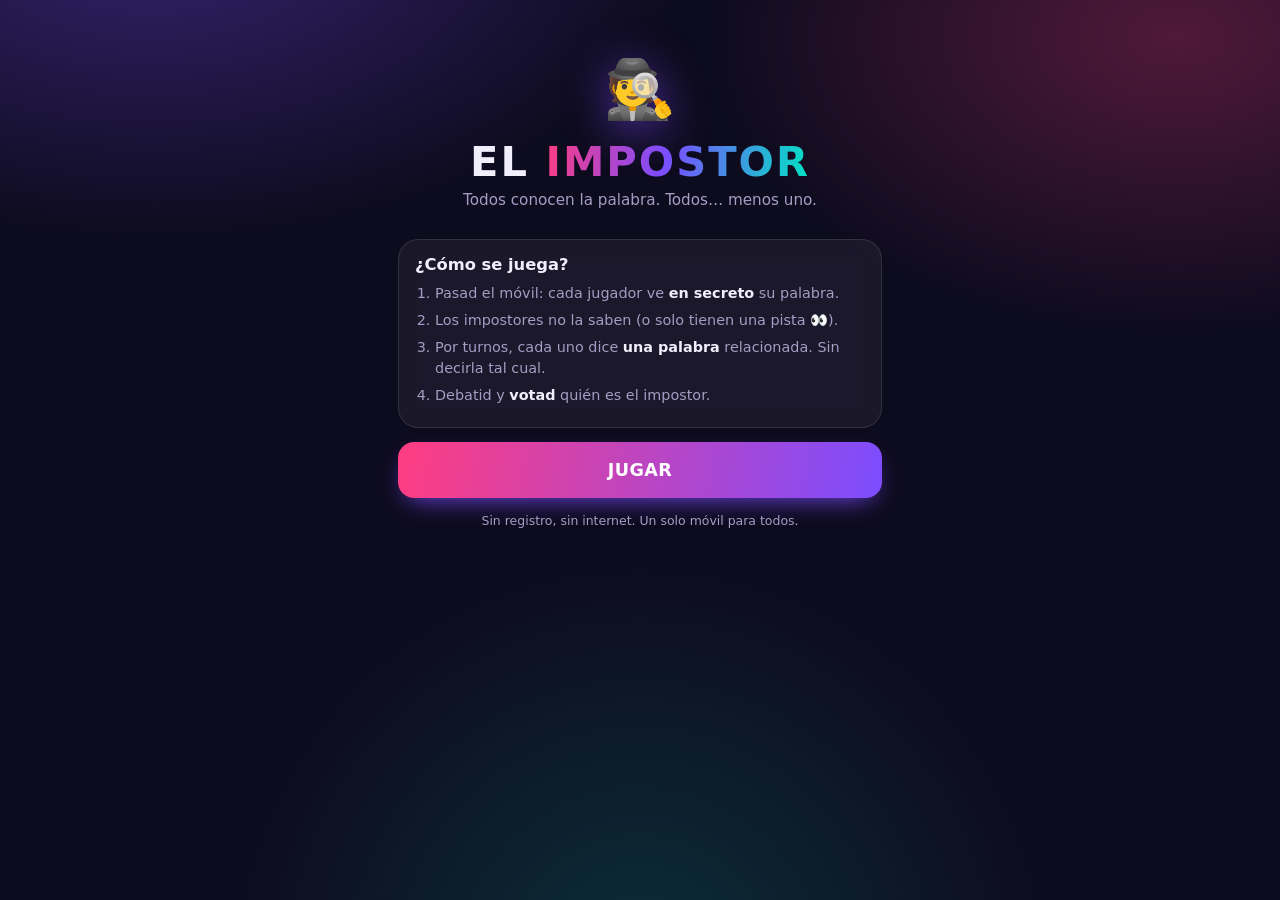
<file: index.html>
<!DOCTYPE html>
<html lang="es">
<head>
<meta charset="utf-8" />
<meta name="viewport" content="width=device-width, initial-scale=1, viewport-fit=cover" />
<meta name="theme-color" content="#0d0b1e" />
<title>El Impostor 🕵️ — Juego de fiesta</title>
<link rel="stylesheet" href="styles.css" />
<link rel="icon" href="data:image/svg+xml,<svg xmlns='http://www.w3.org/2000/svg' viewBox='0 0 100 100'><text y='.9em' font-size='90'>🕵️</text></svg>" />
</head>
<body>

<div id="app">

  <!-- ══════════ INICIO ══════════ -->
  <section class="screen active" id="screen-home">
    <div class="hero">
      <div class="hero-emoji">🕵️</div>
      <h1 class="title">EL <span class="grad">IMPOSTOR</span></h1>
      <p class="tagline">Todos conocen la palabra. Todos… menos uno.</p>
    </div>

    <div class="card how">
      <h3>¿Cómo se juega?</h3>
      <ol>
        <li>Pasad el móvil: cada jugador ve <b>en secreto</b> su palabra.</li>
        <li>Los impostores no la saben (o solo tienen una pista 👀).</li>
        <li>Por turnos, cada uno dice <b>una palabra</b> relacionada. Sin decirla tal cual.</li>
        <li>Debatid y <b>votad</b> quién es el impostor.</li>
      </ol>
    </div>

    <button class="btn btn-primary btn-xl" data-go="setup">JUGAR</button>
    <p class="mini-note">Sin registro, sin internet. Un solo móvil para todos.</p>
  </section>

  <!-- ══════════ CONFIGURACIÓN ══════════ -->
  <section class="screen" id="screen-setup">
    <header class="topbar">
      <button class="icon-btn" data-go="home" aria-label="Volver">←</button>
      <h2>Configurar partida</h2>
    </header>

    <div class="card">
      <div class="row-between">
        <div>
          <h3>Jugadores</h3>
          <p class="hint">De 3 a 10 personas</p>
        </div>
        <div class="stepper">
          <button class="step-btn" id="players-minus" aria-label="Menos jugadores">−</button>
          <span class="step-value" id="players-count">5</span>
          <button class="step-btn" id="players-plus" aria-label="Más jugadores">+</button>
        </div>
      </div>
      <div class="names" id="names-list"></div>
    </div>

    <div class="card">
      <h3>Impostores 🎭</h3>
      <p class="hint">Con 2 o 3 la cosa se pone MUY divertida.</p>
      <div class="chips" id="impostors-chips">
        <button class="chip" data-imp="1">1</button>
        <button class="chip" data-imp="2">2</button>
        <button class="chip" data-imp="3">3</button>
      </div>
      <label class="switch-row" id="know-row">
        <span>
          <b>Los impostores se conocen</b>
          <small>Verán quiénes son sus cómplices.</small>
        </span>
        <input type="checkbox" id="opt-know" class="switch" />
        <span class="slider" aria-hidden="true"></span>
      </label>
    </div>

    <div class="card">
      <h3>Pista al impostor 🔍</h3>
      <label class="switch-row">
        <span>
          <b>Dar una pista</b>
          <small>El impostor recibe una categoría vaga (ej. «Bebida») para no ir a ciegas.</small>
        </span>
        <input type="checkbox" id="opt-hint" class="switch" checked />
        <span class="slider" aria-hidden="true"></span>
      </label>
    </div>

    <div class="card">
      <h3>Categorías</h3>
      <p class="hint">Elige una o varias. Se mezclan todas.</p>
      <div class="packs" id="packs-list"></div>
      <p class="warn" id="packs-warn" hidden>Selecciona al menos una categoría.</p>
    </div>

    <div class="card">
      <h3>Tiempo de debate ⏱️</h3>
      <div class="chips" id="timer-chips">
        <button class="chip" data-timer="0">Sin límite</button>
        <button class="chip" data-timer="60">1 min</button>
        <button class="chip" data-timer="120">2 min</button>
        <button class="chip" data-timer="180">3 min</button>
        <button class="chip" data-timer="300">5 min</button>
      </div>
    </div>

    <button class="btn btn-primary btn-xl" id="btn-start">REPARTIR PALABRAS</button>
    <div class="spacer"></div>
  </section>

  <!-- ══════════ REPARTO DE CARTAS ══════════ -->
  <section class="screen" id="screen-deal">
    <div class="deal-progress" id="deal-progress"></div>

    <div class="deal-wrap">
      <div class="pass-note" id="deal-pass">Pásale el móvil a…</div>
      <h2 class="deal-name" id="deal-name">Jugador 1</h2>

      <div class="reveal-card" id="reveal-card">
        <div class="card-inner">
          <div class="face front">
            <div class="front-idle">
              <div class="tap-emoji">👆</div>
              <p>Toca para girar la carta</p>
              <small>Que nadie más mire 🤫</small>
            </div>
            <div class="front-done">
              <div class="tap-emoji">🔒</div>
              <p>Carta vista</p>
              <small>Ya no se puede volver a mirar</small>
            </div>
          </div>
          <div class="face back" id="reveal-back"></div>
        </div>
      </div>

      <button class="btn btn-primary" id="btn-deal-next" hidden></button>
    </div>
  </section>

  <!-- ══════════ DEBATE ══════════ -->
  <section class="screen" id="screen-play">
    <div class="hero small">
      <div class="hero-emoji">🗣️</div>
      <h2 class="title sm">¡A DEBATIR!</h2>
    </div>

    <div class="card starter">
      <p class="hint">Empieza</p>
      <h2 class="starter-name" id="starter-name">—</h2>
      <p class="hint" id="turn-order"></p>
    </div>

    <div class="timer-box" id="timer-box">
      <div class="timer" id="timer-display">--:--</div>
      <div class="timer-actions">
        <button class="btn btn-ghost" id="btn-timer-toggle">Pausar</button>
        <button class="btn btn-ghost" id="btn-timer-reset">Reiniciar</button>
      </div>
    </div>

    <div class="card tips">
      <h3>Recordatorio</h3>
      <ul>
        <li>Di <b>una sola palabra</b> relacionada con la secreta.</li>
        <li>No repitas lo que ya han dicho.</li>
        <li>Si eres impostor… improvisa y no sudes 😅</li>
      </ul>
    </div>

    <button class="btn btn-primary btn-xl" data-go="vote">IR A VOTACIÓN</button>
    <div class="spacer"></div>
  </section>

  <!-- ══════════ VOTACIÓN ══════════ -->
  <section class="screen" id="screen-vote">
    <header class="topbar">
      <button class="icon-btn" data-go="play" aria-label="Volver">←</button>
      <h2>Votación</h2>
    </header>
    <p class="hint center">¿A quién acusáis? Contad los votos en voz alta y pulsad el nombre.</p>
    <div class="vote-list" id="vote-list"></div>
    <button class="btn btn-ghost" id="btn-no-vote">Nadie / empate</button>
    <div class="spacer"></div>
  </section>

  <!-- ══════════ RESULTADO ══════════ -->
  <section class="screen" id="screen-result">
    <div class="result-head" id="result-head"></div>

    <div class="card word-reveal">
      <p class="hint">La palabra era</p>
      <h2 class="secret-word" id="result-word">—</h2>
      <p class="hint" id="result-pack"></p>
    </div>

    <div class="card">
      <h3 id="result-imp-title">El impostor era…</h3>
      <div class="imp-list" id="result-impostors"></div>
    </div>

    <button class="btn btn-primary btn-xl" id="btn-again">OTRA RONDA 🔁</button>
    <button class="btn btn-ghost" data-go="setup">Cambiar ajustes</button>
    <div class="spacer"></div>
  </section>

</div>

<script src="words.js"></script>
<script src="app.js"></script>
</body>
</html>
</file>
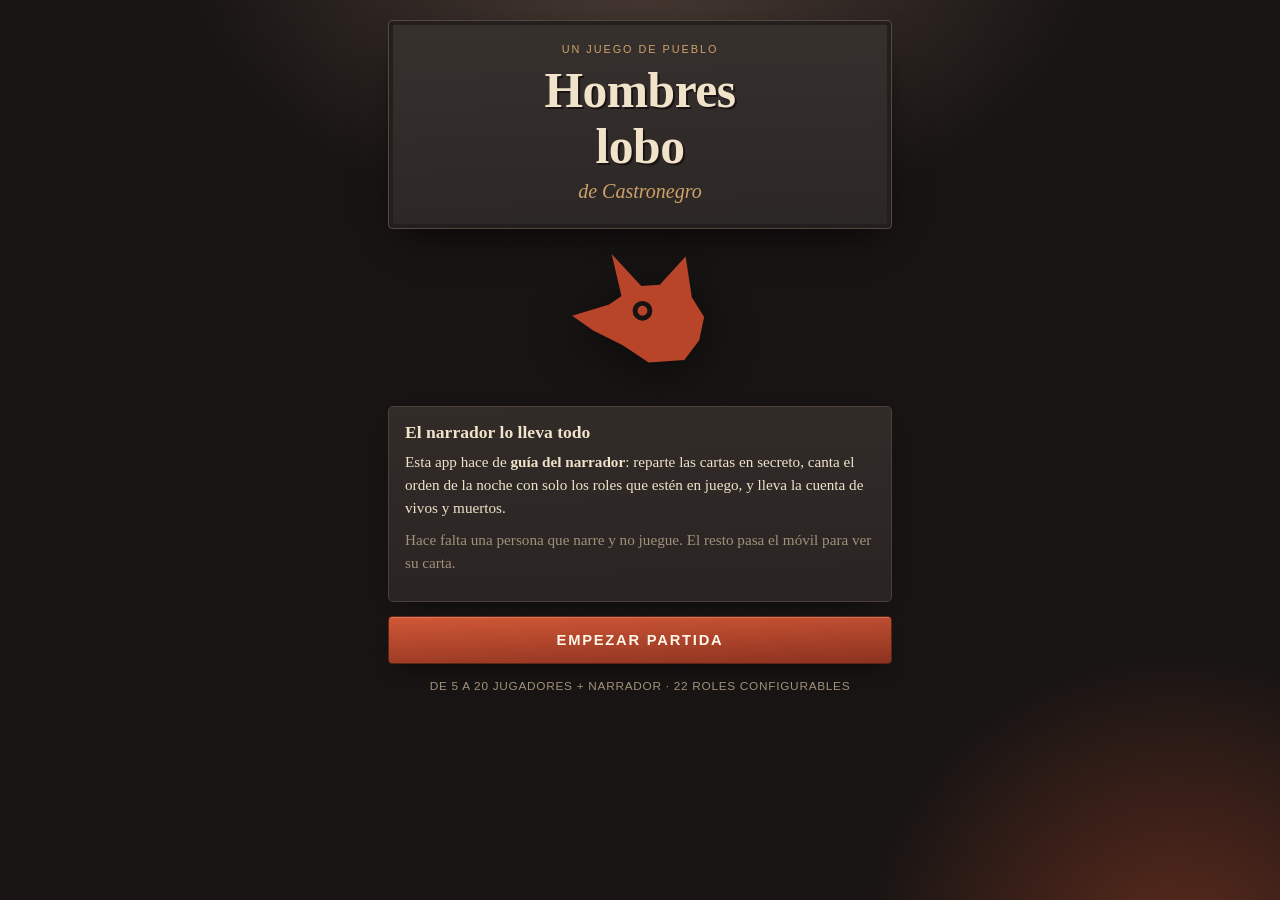
<file: lobo/index.html>
<!DOCTYPE html>
<html lang="es">
<head>
<meta charset="utf-8" />
<meta name="viewport" content="width=device-width, initial-scale=1, viewport-fit=cover" />
<meta name="theme-color" content="#221f1e" />
<title>Hombres Lobo 🐺 — narrador de partidas</title>
<link rel="stylesheet" href="styles.css" />
<link rel="icon" href="data:image/svg+xml,<svg xmlns='http://www.w3.org/2000/svg' viewBox='0 0 100 100'><text y='.9em' font-size='90'>🐺</text></svg>" />
</head>
<body>

<!-- Marca de la casa: cabeza de lobo, al estilo grabado de la caja -->
<svg width="0" height="0" style="position:absolute" aria-hidden="true">
  <symbol id="wolf" viewBox="0 0 240 200">
    <path d="M10 106 L70 88 L90 74 L74 6 L122 58 L152 56 L194 10 L204 76
             L224 108 L216 146 L192 178 L134 182 L92 154 L44 130 Z"/>
    <circle class="wolf-eye" cx="124" cy="98" r="12" />
  </symbol>
</svg>

<div id="app">

  <!-- ══════════ INICIO ══════════ -->
  <section class="screen active" id="screen-home">
    <div class="plaque">
      <p class="kicker">Un juego de pueblo</p>
      <h1 class="title">Hombres<br>lobo</h1>
      <p class="subtitle">de Castronegro</p>
    </div>

    <div class="wolf-mark">
      <svg class="wolf-svg"><use href="#wolf"></use></svg>
    </div>

    <div class="card">
      <h3>El narrador lo lleva todo</h3>
      <p class="body">
        Esta app hace de <b>guía del narrador</b>: reparte las cartas en secreto,
        canta el orden de la noche con solo los roles que estén en juego, y lleva
        la cuenta de vivos y muertos.
      </p>
      <p class="body dim">
        Hace falta una persona que narre y no juegue. El resto pasa el móvil para
        ver su carta.
      </p>
    </div>

    <button class="btn btn-main" data-go="setup">EMPEZAR PARTIDA</button>
    <p class="mini-note">De 5 a 20 jugadores + narrador · 22 roles configurables</p>
  </section>

  <!-- ══════════ JUGADORES ══════════ -->
  <section class="screen" id="screen-setup">
    <header class="topbar">
      <button class="icon-btn" data-go="home" aria-label="Volver">←</button>
      <h2>Los aldeanos</h2>
    </header>

    <div class="card">
      <div class="row-between">
        <div>
          <h3>¿Cuántos jugáis?</h3>
          <p class="hint">De 5 a 20, sin contar al narrador</p>
        </div>
        <div class="stepper">
          <button class="step-btn" id="players-minus" aria-label="Menos jugadores">−</button>
          <span class="step-value" id="players-count">8</span>
          <button class="step-btn" id="players-plus" aria-label="Más jugadores">+</button>
        </div>
      </div>
      <div class="names" id="names-list"></div>
    </div>

    <button class="btn btn-main" data-go="roles">ELEGIR LOS ROLES ▸</button>
    <div class="spacer"></div>
  </section>

  <!-- ══════════ ROLES ══════════ -->
  <section class="screen" id="screen-roles">
    <header class="topbar">
      <button class="icon-btn" data-go="setup" aria-label="Volver">←</button>
      <h2>El reparto</h2>
    </header>

    <p class="hint">
      Ajusta cuántos hay de cada rol. Las plazas que sobren se rellenan con
      aldeanos sin poderes.
    </p>

    <div class="quick-row">
      <button class="chip" id="btn-preset">Reparto recomendado</button>
      <button class="chip" id="btn-clear">Vaciar todo</button>
    </div>

    <div id="roles-groups"></div>
    <div class="spacer big"></div>

    <div class="tally-bar" id="tally-bar">
      <div class="tally-nums">
        <span><b id="tally-assigned">0</b>/<span id="tally-total">8</span> cartas</span>
        <span class="tally-sep">·</span>
        <span class="t-wolf">🐺 <b id="tally-wolves">0</b></span>
        <span class="tally-sep">·</span>
        <span class="t-town">🏡 <b id="tally-town">0</b></span>
      </div>
      <p class="tally-msg" id="tally-msg"></p>
      <button class="btn btn-main tally-btn" id="btn-deal">REPARTIR CARTAS</button>
    </div>
  </section>

  <!-- ══════════ REPARTO DE CARTAS ══════════ -->
  <section class="screen" id="screen-deal">
    <div class="deal-progress" id="deal-progress"></div>

    <div class="deal-wrap">
      <p class="pass-note" id="deal-pass">Pásale el móvil a…</p>
      <h2 class="deal-name" id="deal-name">Jugador 1</h2>

      <div class="reveal-card" id="reveal-card">
        <div class="card-inner">
          <div class="face front">
            <div class="front-idle">
              <svg class="wolf-svg small"><use href="#wolf"></use></svg>
              <p>Toca para girar la carta</p>
              <small>Que nadie más mire</small>
            </div>
            <div class="front-done">
              <div class="done-mark">✕</div>
              <p>Carta vista</p>
              <small>Ya no se puede volver a mirar</small>
            </div>
          </div>
          <div class="face back" id="reveal-back"></div>
        </div>
      </div>

      <button class="btn btn-main" id="btn-deal-next" hidden></button>
    </div>
  </section>

  <!-- ══════════ MESA / NARRADOR ══════════ -->
  <section class="screen" id="screen-table">
    <div class="tabs">
      <button class="tab on" data-tab="night">🌑 Noche</button>
      <button class="tab" data-tab="day">☀️ Día</button>
      <button class="tab" data-tab="players">👥 Mesa</button>
    </div>

    <div class="win-banner" id="win-banner" hidden></div>

    <!-- Noche -->
    <div class="tab-panel on" id="panel-night">
      <p class="phase-label">Noche <span id="night-num">1</span></p>
      <div class="card step-card">
        <div class="step-emoji" id="step-emoji">🌑</div>
        <h2 class="step-title" id="step-title">Cae la noche</h2>
        <p class="step-text" id="step-text"></p>
        <p class="step-note" id="step-note" hidden></p>
      </div>
      <div id="step-input"></div>
      <div class="step-nav">
        <button class="btn btn-ghost" id="btn-step-prev">◂ Atrás</button>
        <button class="btn btn-main" id="btn-step-next">Siguiente ▸</button>
      </div>
      <p class="step-count" id="step-count"></p>
    </div>

    <!-- Día -->
    <div class="tab-panel" id="panel-day">
      <p class="phase-label">Día <span id="day-num">1</span></p>
      <div class="card timer-card" id="timer-card">
        <div class="timer" id="timer-display">--:--</div>
        <div class="timer-actions">
          <button class="btn btn-ghost sm" id="btn-timer-toggle">Pausar</button>
          <button class="btn btn-ghost sm" id="btn-timer-reset">Reiniciar</button>
        </div>
        <div class="chips" id="timer-chips">
          <button class="chip sm" data-timer="0">Sin reloj</button>
          <button class="chip sm" data-timer="120">2 min</button>
          <button class="chip sm" data-timer="180">3 min</button>
          <button class="chip sm" data-timer="300">5 min</button>
        </div>
      </div>

      <div class="card">
        <h3>Votación del pueblo</h3>
        <p class="hint" id="lynch-hint">Pulsa a quien el pueblo haya votado.</p>
        <div class="alive-list" id="lynch-list"></div>
        <div id="lynch-result"></div>
      </div>

      <button class="btn btn-main" id="btn-new-night">CAE LA NOCHE ▸</button>
      <div class="spacer"></div>
    </div>

    <!-- Mesa -->
    <div class="tab-panel" id="panel-players">
      <div class="card">
        <label class="switch-row">
          <span>
            <b>Ver los roles</b>
            <small>Solo el narrador. Tápalo si pasas el móvil.</small>
          </span>
          <input type="checkbox" id="opt-show-roles" class="switch" checked />
          <span class="slider" aria-hidden="true"></span>
        </label>
      </div>

      <div class="counters" id="counters"></div>
      <div class="player-list" id="player-list"></div>

      <div class="card" id="log-card">
        <h3>📜 Registro de la partida</h3>
        <div id="log-list"></div>
      </div>

      <button class="btn btn-ghost" id="btn-restart">Nueva partida</button>
      <div class="spacer"></div>
    </div>
  </section>

</div>

<script src="roles.js"></script>
<script src="app.js"></script>
</body>
</html>
</file>
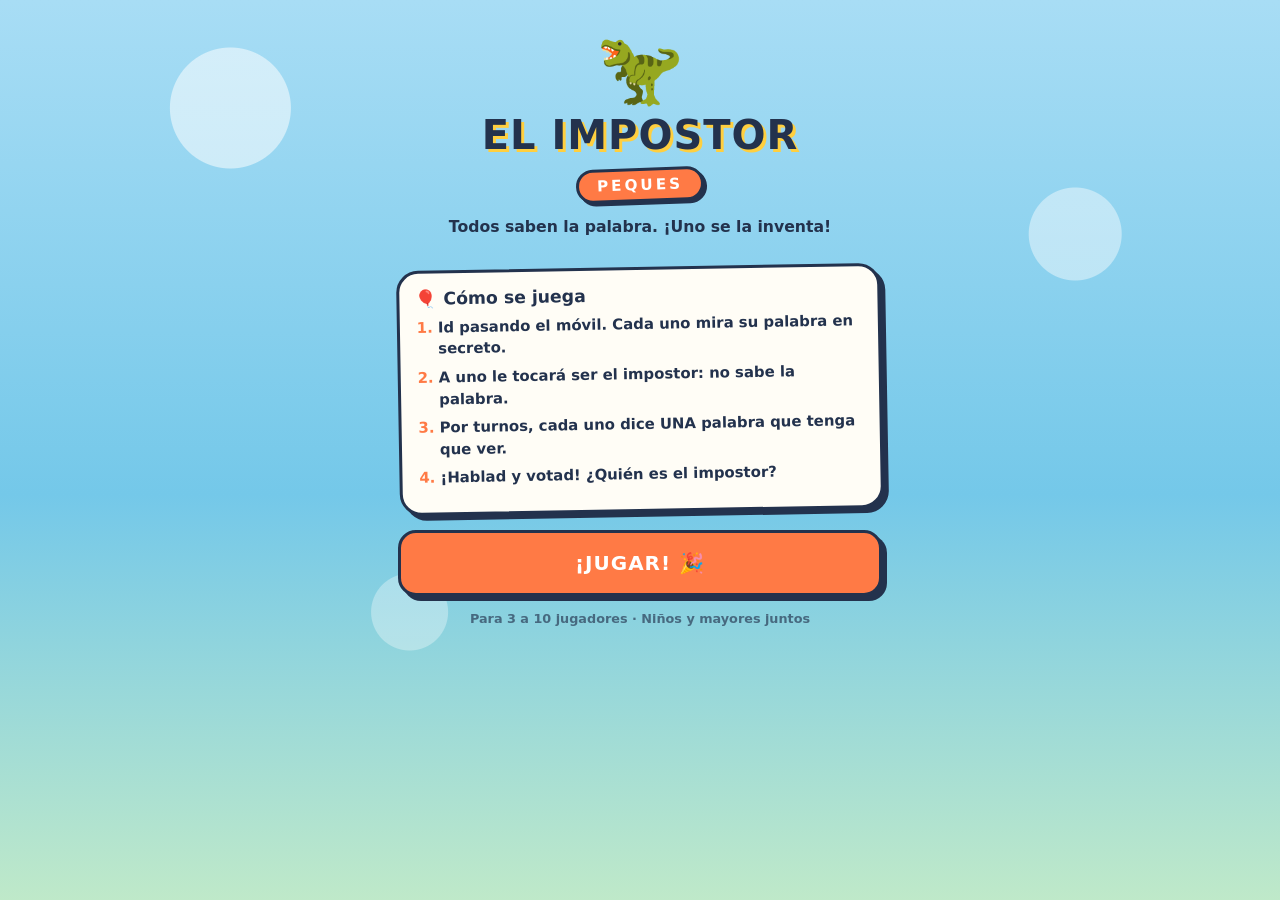
<file: peques/index.html>
<!DOCTYPE html>
<html lang="es">
<head>
<meta charset="utf-8" />
<meta name="viewport" content="width=device-width, initial-scale=1, viewport-fit=cover" />
<meta name="theme-color" content="#8ed3ef" />
<title>El Impostor Peques 🦖 — juego para toda la familia</title>
<link rel="stylesheet" href="styles.css" />
<link rel="icon" href="data:image/svg+xml,<svg xmlns='http://www.w3.org/2000/svg' viewBox='0 0 100 100'><text y='.9em' font-size='90'>🦖</text></svg>" />
</head>
<body>

<div id="app">

  <!-- ══════════ INICIO ══════════ -->
  <section class="screen active" id="screen-home">
    <div class="hero">
      <div class="mascot">🦖</div>
      <h1 class="title">EL IMPOSTOR</h1>
      <div class="badge-peques">PEQUES</div>
      <p class="tagline">Todos saben la palabra. ¡Uno se la inventa!</p>
    </div>

    <div class="card tilt-l">
      <h3>🎈 Cómo se juega</h3>
      <ol>
        <li>Id pasando el móvil. Cada uno mira <b>su palabra en secreto</b>.</li>
        <li>A uno le tocará ser el <b>impostor</b>: no sabe la palabra.</li>
        <li>Por turnos, cada uno dice <b>UNA palabra</b> que tenga que ver.</li>
        <li>¡Hablad y votad! ¿Quién es el impostor?</li>
      </ol>
    </div>

    <button class="btn btn-go" data-go="setup">¡JUGAR! 🎉</button>
    <p class="mini-note">Para 3 a 10 jugadores · Niños y mayores juntos</p>
  </section>

  <!-- ══════════ CONFIGURACIÓN ══════════ -->
  <section class="screen" id="screen-setup">
    <header class="topbar">
      <button class="icon-btn" data-go="home" aria-label="Volver">←</button>
      <h2>Preparar la partida</h2>
    </header>

    <div class="card">
      <div class="row-between">
        <div>
          <h3>👦 ¿Cuántos sois?</h3>
          <p class="hint">De 3 a 10 jugadores</p>
        </div>
        <div class="stepper">
          <button class="step-btn" id="players-minus" aria-label="Menos jugadores">−</button>
          <span class="step-value" id="players-count">5</span>
          <button class="step-btn" id="players-plus" aria-label="Más jugadores">+</button>
        </div>
      </div>
      <div class="names" id="names-list"></div>
    </div>

    <div class="card">
      <h3>🦖 ¿Cuántos impostores?</h3>
      <p class="hint">Con 2 o 3 es mucho más difícil pillarlos.</p>
      <div class="chips" id="impostors-chips">
        <button class="chip" data-imp="1">1</button>
        <button class="chip" data-imp="2">2</button>
        <button class="chip" data-imp="3">3</button>
      </div>
      <label class="switch-row" id="know-row">
        <span>
          <b>Que se conozcan</b>
          <small>Cada impostor verá quiénes son los otros.</small>
        </span>
        <input type="checkbox" id="opt-know" class="switch" />
        <span class="slider" aria-hidden="true"></span>
      </label>
    </div>

    <div class="card">
      <h3>🔍 Ayuda para el impostor</h3>
      <label class="switch-row">
        <span>
          <b>Darle una pista</b>
          <small>Verá una pistita, como «Fruta» o «Mar». Recomendado si juegan peques.</small>
        </span>
        <input type="checkbox" id="opt-hint" class="switch" checked />
        <span class="slider" aria-hidden="true"></span>
      </label>
    </div>

    <div class="card">
      <h3>📚 Temas</h3>
      <p class="hint">Elige los que quieras. Se mezclan todos.</p>
      <div class="packs" id="packs-list"></div>
      <p class="warn" id="packs-warn" hidden>¡Elige al menos un tema!</p>
    </div>

    <div class="card">
      <h3>⏰ Tiempo para hablar</h3>
      <div class="chips" id="timer-chips">
        <button class="chip" data-timer="0">Sin reloj</button>
        <button class="chip" data-timer="60">1 min</button>
        <button class="chip" data-timer="120">2 min</button>
        <button class="chip" data-timer="180">3 min</button>
        <button class="chip" data-timer="300">5 min</button>
      </div>
    </div>

    <button class="btn btn-go" id="btn-start">¡REPARTIR! 🎲</button>
    <div class="spacer"></div>
  </section>

  <!-- ══════════ REPARTO ══════════ -->
  <section class="screen" id="screen-deal">
    <div class="deal-progress" id="deal-progress"></div>

    <div class="deal-wrap">
      <div class="pass-note" id="deal-pass">Ahora le toca a…</div>
      <h2 class="deal-name" id="deal-name">Jugador 1</h2>

      <div class="reveal-card" id="reveal-card">
        <div class="card-inner">
          <div class="face front">
            <div class="front-idle">
              <div class="tap-emoji">👆</div>
              <p>Toca para girar la carta</p>
              <small>¡Que nadie mire! 🤫</small>
            </div>
            <div class="front-done">
              <div class="tap-emoji">🔒</div>
              <p>¡Ya la has visto!</p>
              <small>No se puede mirar otra vez</small>
            </div>
          </div>
          <div class="face back" id="reveal-back"></div>
        </div>
      </div>

      <button class="btn btn-go" id="btn-deal-next" hidden></button>
    </div>
  </section>

  <!-- ══════════ DEBATE ══════════ -->
  <section class="screen" id="screen-play">
    <div class="hero small">
      <div class="mascot small">🗣️</div>
      <h2 class="title sm">¡A HABLAR!</h2>
    </div>

    <div class="card starter">
      <p class="hint">Empieza</p>
      <h2 class="starter-name" id="starter-name">—</h2>
      <p class="hint" id="turn-order"></p>
    </div>

    <div class="timer-box card" id="timer-box">
      <div class="timer" id="timer-display">--:--</div>
      <div class="timer-actions">
        <button class="btn btn-small" id="btn-timer-toggle">Pausa</button>
        <button class="btn btn-small" id="btn-timer-reset">Otra vez</button>
      </div>
    </div>

    <div class="card tilt-r tips">
      <h3>💡 Acuérdate</h3>
      <ul>
        <li>Solo <b>UNA palabra</b> por turno.</li>
        <li>No repitas lo que ya han dicho.</li>
        <li>Si eres el impostor… ¡disimula! 😄</li>
      </ul>
    </div>

    <button class="btn btn-go" data-go="vote">¡A VOTAR! 🗳️</button>
    <div class="spacer"></div>
  </section>

  <!-- ══════════ VOTACIÓN ══════════ -->
  <section class="screen" id="screen-vote">
    <header class="topbar">
      <button class="icon-btn" data-go="play" aria-label="Volver">←</button>
      <h2>¿Quién es?</h2>
    </header>
    <p class="hint center">Contad los votos en voz alta y pulsad el nombre.</p>
    <div class="vote-list" id="vote-list"></div>
    <button class="btn btn-small wide" id="btn-no-vote">Nadie / empate</button>
    <div class="spacer"></div>
  </section>

  <!-- ══════════ RESULTADO ══════════ -->
  <section class="screen" id="screen-result">
    <div class="result-head" id="result-head"></div>

    <div class="card word-reveal">
      <p class="hint">La palabra era</p>
      <h2 class="secret-word" id="result-word">—</h2>
      <p class="hint" id="result-pack"></p>
    </div>

    <div class="card">
      <h3 id="result-imp-title">El impostor era…</h3>
      <div class="imp-list" id="result-impostors"></div>
    </div>

    <button class="btn btn-go" id="btn-again">¡OTRA! 🔁</button>
    <button class="btn btn-small wide" data-go="setup">Cambiar cosas</button>
    <div class="spacer"></div>
  </section>

</div>

<script src="words.js"></script>
<script src="app.js"></script>
</body>
</html>
</file>
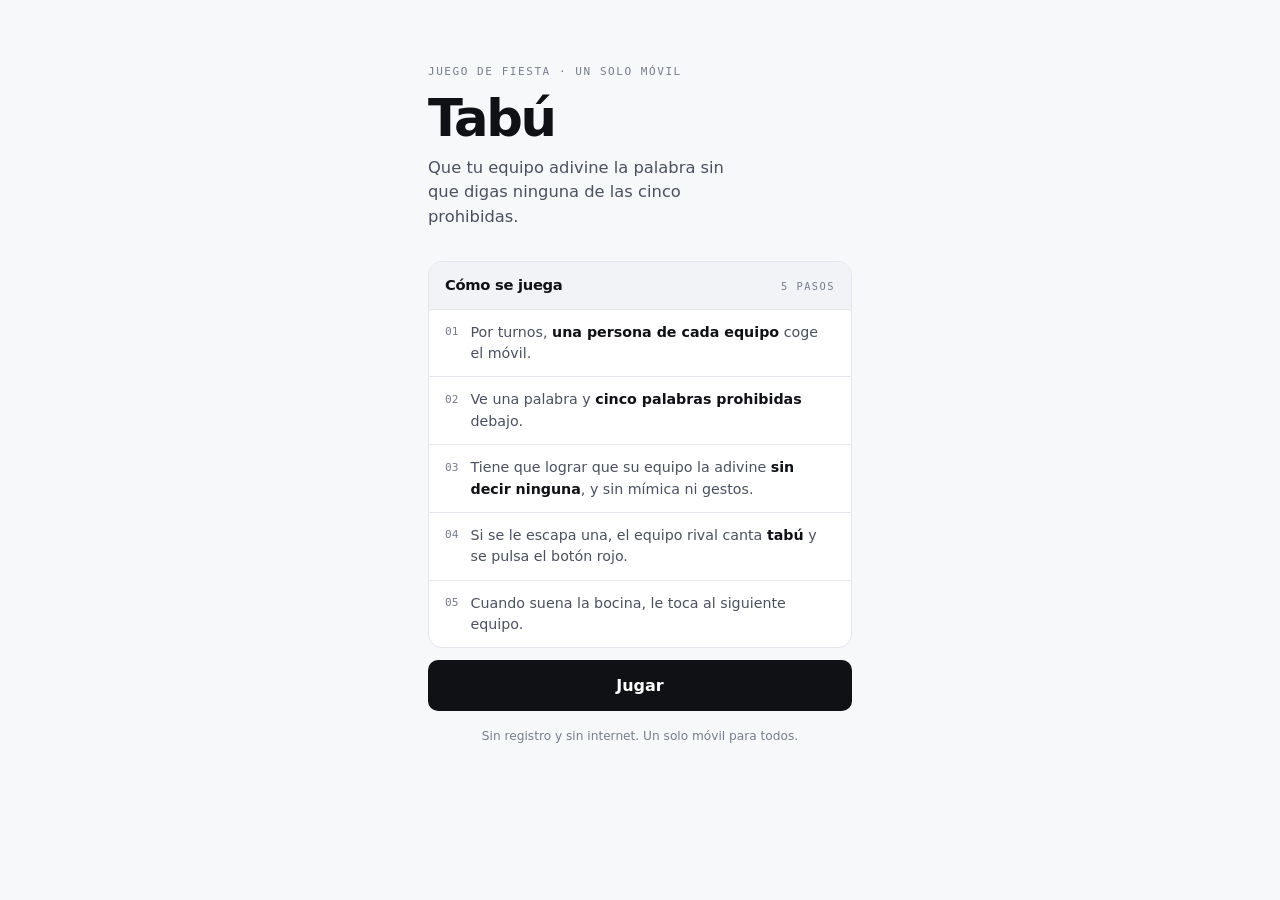
<file: tabu/index.html>
<!DOCTYPE html>
<html lang="es">
<head>
<meta charset="utf-8" />
<meta name="viewport" content="width=device-width, initial-scale=1, viewport-fit=cover" />
<meta name="theme-color" content="#f7f8fa" media="(prefers-color-scheme: light)" />
<meta name="theme-color" content="#0a0b0d" media="(prefers-color-scheme: dark)" />
<title>Tabú — Explícalo sin decirlo</title>
<link rel="stylesheet" href="styles.css" />
<link rel="icon" href="data:image/svg+xml,<svg xmlns='http://www.w3.org/2000/svg' viewBox='0 0 100 100'><rect width='100' height='100' rx='24' fill='%230f1115'/><rect x='22' y='44' width='56' height='12' rx='6' fill='%23ffffff'/></svg>" />
</head>
<body>

<div id="app">

  <!-- ══════════ INICIO ══════════ -->
  <section class="screen active" id="screen-home">
    <div class="hero">
      <p class="eyebrow">Juego de fiesta · un solo móvil</p>
      <h1 class="wordmark">Tabú</h1>
      <p class="tagline">Que tu equipo adivine la palabra sin que digas ninguna de las cinco prohibidas.</p>
    </div>

    <div class="panel">
      <div class="panel-head">
        <h3>Cómo se juega</h3>
        <span class="eyebrow">5 pasos</span>
      </div>
      <ol class="steps">
        <li><span>Por turnos, <b>una persona de cada equipo</b> coge el móvil.</span></li>
        <li><span>Ve una palabra y <b>cinco palabras prohibidas</b> debajo.</span></li>
        <li><span>Tiene que lograr que su equipo la adivine <b>sin decir ninguna</b>, y sin mímica ni gestos.</span></li>
        <li><span>Si se le escapa una, el equipo rival canta <b>tabú</b> y se pulsa el botón rojo.</span></li>
        <li><span>Cuando suena la bocina, le toca al siguiente equipo.</span></li>
      </ol>
    </div>

    <button class="btn btn-primary btn-xl" data-go="setup">Jugar</button>
    <p class="mini-note">Sin registro y sin internet. Un solo móvil para todos.</p>
  </section>

  <!-- ══════════ CONFIGURACIÓN ══════════ -->
  <section class="screen" id="screen-setup">
    <header class="topbar">
      <button class="icon-btn" data-go="home" aria-label="Volver">←</button>
      <h2>Configurar partida</h2>
    </header>

    <div class="panel">
      <div class="panel-head"><h3>Equipos</h3></div>
      <div class="panel-body">
        <div class="setting">
          <div class="setting-txt">
            <b>Número de equipos</b>
            <small>De 2 a 4</small>
          </div>
          <div class="stepper">
            <button class="step-btn" id="teams-minus" aria-label="Menos equipos">−</button>
            <span class="step-value" id="teams-count">2</span>
            <button class="step-btn" id="teams-plus" aria-label="Más equipos">+</button>
          </div>
        </div>
        <div class="names" id="names-list"></div>
      </div>
    </div>

    <div class="panel">
      <div class="panel-head"><h3>Partida</h3></div>
      <div class="panel-body">
        <div class="stack">
          <div class="setting-txt">
            <b>Tiempo por turno</b>
            <small>Lo que dura el reloj de cada equipo</small>
          </div>
          <div class="chips" id="time-chips">
            <button class="chip" data-time="45">45 s</button>
            <button class="chip" data-time="60">1:00</button>
            <button class="chip" data-time="90">1:30</button>
            <button class="chip" data-time="120">2:00</button>
          </div>
        </div>

        <div class="stack">
          <div class="setting-txt">
            <b>Puntos para ganar</b>
            <small>La ronda se termina siempre: todos juegan los mismos turnos</small>
          </div>
          <div class="chips" id="target-chips">
            <button class="chip" data-target="10">10</button>
            <button class="chip" data-target="15">15</button>
            <button class="chip" data-target="20">20</button>
            <button class="chip" data-target="30">30</button>
          </div>
        </div>

        <div class="stack">
          <div class="setting-txt">
            <b>Pases por turno</b>
            <small>Cartas que se pueden saltar sin penalización</small>
          </div>
          <div class="chips" id="skip-chips">
            <button class="chip" data-skip="0">Ninguno</button>
            <button class="chip" data-skip="1">1</button>
            <button class="chip" data-skip="3">3</button>
            <button class="chip" data-skip="-1">Libres</button>
          </div>
        </div>
      </div>
    </div>

    <div class="panel">
      <div class="panel-head"><h3>Reglas de la casa</h3></div>
      <div class="panel-body">
        <label class="switch-row">
          <span class="setting-txt">
            <b>Un tabú resta un punto</b>
            <small>Si se apaga, decir una prohibida solo anula la carta</small>
          </span>
          <input type="checkbox" id="opt-penalty" class="switch" checked />
          <span class="slider" aria-hidden="true"></span>
        </label>
        <label class="switch-row">
          <span class="setting-txt">
            <b>Sonido</b>
            <small>Pitidos en los últimos segundos y bocina al acabar</small>
          </span>
          <input type="checkbox" id="opt-sound" class="switch" checked />
          <span class="slider" aria-hidden="true"></span>
        </label>
      </div>
    </div>

    <div class="panel">
      <div class="panel-head">
        <h3>Categorías</h3>
        <span class="eyebrow">Se mezclan</span>
      </div>
      <div class="packs" id="packs-list"></div>
      <p class="deck-size" id="deck-size"></p>
    </div>
    <p class="warn" id="packs-warn" hidden>Selecciona al menos una categoría.</p>

    <div class="spacer"></div>
    <button class="btn btn-primary btn-xl" id="btn-start">Empezar partida</button>
    <div class="spacer"></div>
  </section>

  <!-- ══════════ TURNO (pasar el móvil) ══════════ -->
  <section class="screen" id="screen-turn">
    <div class="turn-hero">
      <p class="eyebrow" id="round-tag">Ronda 1</p>
      <h2 class="turn-team" id="turn-team">Equipo 1</h2>
      <p class="hint">Coge el móvil quien vaya a explicar. Los demás, a adivinar.</p>
    </div>

    <div class="scoreboard" id="turn-scores"></div>

    <div class="panel">
      <div class="panel-head"><h3>Recordatorio</h3></div>
      <ol class="steps">
        <li><span>Nada de <b>mímica</b>, gestos ni sonidos.</span></li>
        <li><span>Nada de <b>«empieza por…»</b> ni «rima con…».</span></li>
        <li><span>Los <b>derivados</b> de la palabra también están prohibidos.</span></li>
      </ol>
    </div>

    <button class="btn btn-primary btn-xl" id="btn-go">Empezar turno →</button>
    <button class="btn btn-ghost" id="btn-quit">Terminar partida</button>
    <div class="spacer"></div>
  </section>

  <!-- ══════════ JUEGO ══════════ -->
  <section class="screen" id="screen-play">
    <div class="time-bar"><div class="time-bar-fill" id="time-bar"></div></div>

    <header class="play-head">
      <div class="play-top">
        <button class="cancel-btn" id="btn-cancel">
          <span aria-hidden="true">✕</span> Cancelar
        </button>
        <div class="play-timer" id="play-timer">1:00</div>
        <div class="play-tally" id="play-tally"></div>
      </div>
      <div class="play-team" id="play-team">Equipo 1</div>
    </header>

    <div class="tabu-card">
      <div class="tabu-word" id="tabu-word">—</div>
      <div class="tabu-sep">No puedes decir</div>
      <ul class="tabu-list" id="tabu-list"></ul>
    </div>

    <div class="actions">
      <button class="act act-taboo" id="btn-taboo">Tabú</button>
      <button class="act act-skip" id="btn-skip"><span id="skip-label">Paso</span></button>
      <button class="act act-ok" id="btn-ok">Acertada</button>
    </div>

    <!-- Confirmación de cancelar: el reloj se queda en pausa mientras está abierta -->
    <div class="sheet-back" id="cancel-sheet" hidden>
      <div class="sheet" role="dialog" aria-modal="true" aria-labelledby="cancel-title">
        <p class="eyebrow">Reloj en pausa</p>
        <h2 id="cancel-title">¿Cancelar el turno?</h2>
        <p class="hint" id="cancel-detail">El turno no puntúa y le vuelve a tocar al mismo equipo.</p>
        <div class="sheet-actions">
          <button class="btn btn-primary" id="btn-resume">Seguir jugando</button>
          <button class="btn btn-danger" id="btn-cancel-confirm">Sí, cancelar el turno</button>
        </div>
      </div>
    </div>
  </section>

  <!-- ══════════ RESUMEN DEL TURNO ══════════ -->
  <section class="screen" id="screen-summary">
    <div class="result-head">
      <p class="eyebrow">Fin del turno</p>
      <h2 class="result-title">Se acabó el tiempo</h2>
      <p class="result-sub" id="summary-sub">Equipo 1</p>
    </div>

    <div class="panel">
      <div class="score-card">
        <p class="eyebrow">Puntos de este turno</p>
        <div class="turn-points" id="turn-points">+0</div>
        <div class="turn-breakdown" id="turn-breakdown"></div>
      </div>
    </div>

    <div class="panel">
      <div class="panel-head">
        <h3>Cartas del turno</h3>
        <span class="eyebrow" id="recap-count"></span>
      </div>
      <div class="recap" id="recap"></div>
    </div>

    <div class="scoreboard" id="summary-scores"></div>

    <button class="btn btn-primary btn-xl" id="btn-next-turn">Siguiente turno →</button>
    <div class="spacer"></div>
  </section>

  <!-- ══════════ FINAL ══════════ -->
  <section class="screen" id="screen-end">
    <div class="result-head" id="end-head"></div>
    <div class="scoreboard big" id="end-scores"></div>
    <div class="panel">
      <div class="panel-head"><h3>Resumen de la partida</h3></div>
      <div class="stats" id="end-stats"></div>
    </div>
    <button class="btn btn-primary btn-xl" id="btn-rematch">La revancha</button>
    <button class="btn btn-ghost" data-go="setup">Cambiar ajustes</button>
    <div class="spacer"></div>
  </section>

</div>

<script src="words.js"></script>
<script src="app.js"></script>
</body>
</html>
</file>
<file: styles.css>
:root {
  --bg: #0d0b1e;
  --bg-2: #14102b;
  --card: rgba(255, 255, 255, 0.055);
  --card-brd: rgba(255, 255, 255, 0.11);
  --txt: #f2effd;
  --txt-dim: #a49dc4;
  --p1: #7c4dff;
  --p2: #ff3d81;
  --p3: #00e5c3;
  --danger: #ff4d5e;
  --ok: #23d18b;
  --r: 20px;
}

* { box-sizing: border-box; -webkit-tap-highlight-color: transparent; }

html, body {
  margin: 0;
  padding: 0;
  min-height: 100%;
}

body {
  background:
    radial-gradient(900px 520px at 12% -8%, rgba(124, 77, 255, 0.35), transparent 60%),
    radial-gradient(760px 480px at 92% 4%, rgba(255, 61, 129, 0.28), transparent 62%),
    radial-gradient(700px 700px at 50% 108%, rgba(0, 229, 195, 0.16), transparent 60%),
    var(--bg);
  background-attachment: fixed;
  color: var(--txt);
  font-family: "Segoe UI", system-ui, -apple-system, "Helvetica Neue", sans-serif;
  font-size: 16px;
  line-height: 1.45;
}

#app {
  max-width: 520px;
  margin: 0 auto;
  padding: 22px 18px calc(28px + env(safe-area-inset-bottom));
}

/* ── Pantallas ── */
.screen { display: none; animation: fade .28s ease both; }
.screen.active { display: block; }
@keyframes fade { from { opacity: 0; transform: translateY(10px); } to { opacity: 1; transform: none; } }

h1, h2, h3 { margin: 0 0 8px; line-height: 1.15; }
p { margin: 0 0 10px; }

.hint { color: var(--txt-dim); font-size: .87rem; margin: 0; }
.hint.center { text-align: center; margin-bottom: 14px; }
.mini-note { text-align: center; color: var(--txt-dim); font-size: .78rem; margin-top: 14px; }
.warn { color: var(--danger); font-size: .85rem; margin-top: 10px; }
.spacer { height: 26px; }

/* ── Portada ── */
.hero { text-align: center; padding: 26px 0 18px; }
.hero.small { padding: 10px 0 4px; }
.hero-emoji { font-size: 3.6rem; filter: drop-shadow(0 8px 22px rgba(124, 77, 255, .55)); }
.hero.small .hero-emoji { font-size: 2.4rem; }

.title {
  font-size: 2.6rem;
  font-weight: 900;
  letter-spacing: 2px;
  margin: 6px 0 4px;
}
.title.sm { font-size: 1.8rem; letter-spacing: 1px; }
.grad {
  background: linear-gradient(100deg, var(--p2), var(--p1) 45%, var(--p3));
  -webkit-background-clip: text;
  background-clip: text;
  color: transparent;
}
.tagline { color: var(--txt-dim); font-size: .95rem; }

/* ── Tarjetas ── */
.card {
  background: var(--card);
  border: 1px solid var(--card-brd);
  border-radius: var(--r);
  padding: 16px;
  margin-bottom: 14px;
  backdrop-filter: blur(10px);
}
.card h3 { font-size: 1.02rem; }
.how ol, .tips ul { margin: 8px 0 0; padding-left: 20px; color: var(--txt-dim); font-size: .9rem; }
.how li, .tips li { margin-bottom: 6px; }
.how b, .tips b { color: var(--txt); }

.row-between { display: flex; align-items: center; justify-content: space-between; gap: 12px; }

/* ── Barra superior ── */
.topbar { display: flex; align-items: center; gap: 10px; margin-bottom: 16px; }
.topbar h2 { font-size: 1.25rem; margin: 0; }
.icon-btn {
  background: var(--card);
  border: 1px solid var(--card-brd);
  color: var(--txt);
  width: 40px; height: 40px;
  border-radius: 12px;
  font-size: 1.2rem;
  cursor: pointer;
}

/* ── Botones ── */
.btn {
  display: block;
  width: 100%;
  border: 0;
  border-radius: 16px;
  padding: 15px 18px;
  font-size: 1rem;
  font-weight: 800;
  font-family: inherit;
  letter-spacing: .4px;
  cursor: pointer;
  margin-bottom: 10px;
  transition: transform .12s ease, filter .12s ease, opacity .12s;
}
.btn:active { transform: scale(.975); }
.btn-primary {
  background: linear-gradient(100deg, var(--p2), var(--p1));
  color: #fff;
  box-shadow: 0 10px 26px -10px rgba(124, 77, 255, .95);
}
.btn-xl { padding: 18px; font-size: 1.1rem; }
.btn-ghost {
  background: var(--card);
  border: 1px solid var(--card-brd);
  color: var(--txt);
  font-weight: 700;
}
.btn:disabled { opacity: .45; cursor: not-allowed; }
/* `display:block` de arriba gana al [hidden] del navegador: hay que repetirlo */
.btn[hidden] { display: none; }

/* ── Stepper de jugadores ── */
.stepper { display: flex; align-items: center; gap: 6px; }
.step-btn {
  width: 42px; height: 42px;
  border-radius: 12px;
  border: 1px solid var(--card-brd);
  background: rgba(255,255,255,.07);
  color: var(--txt);
  font-size: 1.4rem;
  font-weight: 700;
  cursor: pointer;
}
.step-btn:disabled { opacity: .3; }
.step-value { min-width: 40px; text-align: center; font-size: 1.6rem; font-weight: 900; }

/* ── Nombres ── */
.names { display: grid; grid-template-columns: 1fr 1fr; gap: 8px; margin-top: 14px; }
.names input {
  width: 100%;
  background: rgba(255,255,255,.06);
  border: 1px solid var(--card-brd);
  border-radius: 12px;
  padding: 11px 12px;
  color: var(--txt);
  font-family: inherit;
  font-size: .92rem;
  min-width: 0;
}
.names input:focus { outline: 2px solid var(--p1); outline-offset: 0; }
.names input::placeholder { color: #6f6894; }

/* ── Chips ── */
.chips { display: flex; flex-wrap: wrap; gap: 8px; margin-top: 10px; }
.chip {
  border: 1px solid var(--card-brd);
  background: rgba(255,255,255,.05);
  color: var(--txt);
  padding: 10px 16px;
  border-radius: 999px;
  font-size: .92rem;
  font-weight: 700;
  font-family: inherit;
  cursor: pointer;
}
.chip.on {
  background: linear-gradient(100deg, var(--p2), var(--p1));
  border-color: transparent;
  box-shadow: 0 8px 20px -10px var(--p1);
}
.chip:disabled { opacity: .28; cursor: not-allowed; }

/* ── Interruptores ── */
.switch-row {
  display: flex;
  align-items: center;
  gap: 12px;
  padding: 12px 0 2px;
  cursor: pointer;
}
.switch-row > span:first-child { flex: 1; }
.switch-row small { display: block; color: var(--txt-dim); font-size: .8rem; margin-top: 2px; }
.switch { position: absolute; opacity: 0; pointer-events: none; }
.slider {
  flex: 0 0 auto;
  width: 52px; height: 30px;
  border-radius: 999px;
  background: rgba(255,255,255,.13);
  position: relative;
  transition: background .2s;
}
.slider::after {
  content: "";
  position: absolute;
  top: 3px; left: 3px;
  width: 24px; height: 24px;
  border-radius: 50%;
  background: #fff;
  transition: transform .2s;
}
.switch:checked + .slider { background: linear-gradient(100deg, var(--p2), var(--p1)); }
.switch:checked + .slider::after { transform: translateX(22px); }
.switch-row.disabled { opacity: .4; pointer-events: none; }

/* ── Categorías ── */
.packs { display: grid; gap: 8px; margin-top: 10px; }
.pack {
  display: flex;
  align-items: center;
  gap: 12px;
  padding: 12px;
  border-radius: 14px;
  border: 1px solid var(--card-brd);
  background: rgba(255,255,255,.04);
  cursor: pointer;
  text-align: left;
  color: var(--txt);
  font-family: inherit;
  width: 100%;
}
.pack.on { border-color: var(--p1); background: rgba(124,77,255,.16); }
.pack-emoji { font-size: 1.5rem; }
.pack b { display: block; font-size: .96rem; }
.pack small { color: var(--txt-dim); font-size: .78rem; }
.pack .tick { margin-left: auto; font-size: 1.1rem; opacity: 0; }
.pack.on .tick { opacity: 1; }
.badge-18 {
  display: inline-block;
  background: var(--danger);
  color: #fff;
  font-size: .62rem;
  font-weight: 900;
  padding: 1px 6px;
  border-radius: 999px;
  vertical-align: middle;
  margin-left: 6px;
}

/* ── Reparto de cartas ── */
.deal-progress { display: flex; gap: 5px; margin-bottom: 22px; }
.dot { flex: 1; height: 5px; border-radius: 99px; background: rgba(255,255,255,.13); }
.dot.done { background: linear-gradient(90deg, var(--p2), var(--p1)); }
.dot.now { background: var(--p3); }

.deal-wrap { text-align: center; }
.pass-note { color: var(--txt-dim); font-size: .9rem; }
.deal-name { font-size: 2rem; font-weight: 900; margin: 2px 0 20px; }

.reveal-card {
  position: relative;
  width: 100%;
  height: 340px;
  margin-bottom: 20px;
  perspective: 1400px;
  cursor: pointer;
}
.card-inner {
  position: relative;
  width: 100%;
  height: 100%;
  transform-style: preserve-3d;
  transition: transform .65s cubic-bezier(.3,.9,.25,1.05);
}
.reveal-card.flipped .card-inner { transform: rotateY(180deg); }

/* Pequeño impulso: la carta se levanta mientras gira */
.reveal-card.spinning .card-inner { animation: lift .65s ease-in-out; }
@keyframes lift {
  0%, 100% { scale: 1; }
  50% { scale: 1.06; }
}
/* Ya girada y bloqueada: al tocarla, un meneo que dice "no" */
.reveal-card.nudge .card-inner { animation: nope .4s ease; }
@keyframes nope {
  0%, 100% { translate: 0; }
  25% { translate: -7px; }
  75% { translate: 7px; }
}

.face {
  position: absolute;
  inset: 0;
  border-radius: 26px;
  display: flex;
  flex-direction: column;
  align-items: center;
  justify-content: center;
  gap: 6px;
  padding: 24px;
  backface-visibility: hidden;
  -webkit-backface-visibility: hidden;
  border: 1px solid var(--card-brd);
  box-shadow: 0 18px 44px -20px #000;
}
.face.front { background: linear-gradient(150deg, #241a52, #17123a); }
.face.front p { font-weight: 800; font-size: 1.05rem; margin: 0; }
.face.front small { color: var(--txt-dim); }
.front-idle, .front-done {
  display: flex;
  flex-direction: column;
  align-items: center;
  gap: 6px;
}
.front-done, .reveal-card.done .front-idle { display: none; }
.reveal-card.done .front-done { display: flex; }
.reveal-card.done { cursor: default; }
.reveal-card.done .face.front { background: linear-gradient(150deg, #1b1836, #14122c); }
.tap-emoji { font-size: 2.6rem; backface-visibility: hidden; }
/* El dedo solo se mueve con la carta quieta. Si sigue animado durante el
   giro, el navegador lo promociona a su propia capa, deja de heredar la
   rotación 3D del padre y se ve plano "flotando" sobre la carta. */
.reveal-card:not(.flipped):not(.spinning):not(.done) .tap-emoji {
  animation: bob 1.5s ease-in-out infinite;
}
.reveal-card.done .tap-emoji { opacity: .8; }
@keyframes bob { 0%,100% { transform: translateY(0); } 50% { transform: translateY(-8px); } }

.face.back {
  transform: rotateY(180deg);
  background: linear-gradient(150deg, #1d1746, #251145);
}

@media (prefers-reduced-motion: reduce) {
  .card-inner { transition-duration: .01ms; }
  .reveal-card.spinning .card-inner,
  .reveal-card.nudge .card-inner,
  .tap-emoji { animation: none; }
}

.role-tag { font-size: .8rem; letter-spacing: 2px; font-weight: 900; color: var(--txt-dim); text-transform: uppercase; }
.secret-word { font-size: 2.05rem; font-weight: 900; margin: 6px 0; word-break: break-word; }
.impostor-mark { font-size: 3rem; }
.impostor-title { font-size: 1.9rem; font-weight: 900; color: var(--p2); margin: 4px 0; }
.hint-box {
  margin-top: 12px;
  padding: 9px 16px;
  border-radius: 999px;
  background: rgba(0,229,195,.14);
  border: 1px solid rgba(0,229,195,.4);
  font-size: .95rem;
}
.hint-box b { color: var(--p3); }
.mates { margin-top: 12px; font-size: .85rem; color: var(--txt-dim); }
.mates b { color: var(--p2); }
.face-note { color: var(--txt-dim); font-size: .8rem; margin-top: 10px; }

/* ── Debate ── */
.starter { text-align: center; }
.starter-name {
  font-size: 1.9rem;
  font-weight: 900;
  background: linear-gradient(100deg, var(--p3), var(--p1));
  -webkit-background-clip: text;
  background-clip: text;
  color: transparent;
  margin: 2px 0 6px;
}
.timer-box { text-align: center; margin-bottom: 14px; }
.timer {
  font-size: 3.4rem;
  font-weight: 900;
  font-variant-numeric: tabular-nums;
  letter-spacing: 2px;
}
.timer.low { color: var(--danger); animation: pulse .9s ease-in-out infinite; }
@keyframes pulse { 0%,100% { opacity: 1; } 50% { opacity: .45; } }
.timer-actions { display: flex; gap: 8px; }
.timer-actions .btn { margin-bottom: 0; padding: 11px; font-size: .88rem; }
.timer-box.hidden { display: none; }

/* ── Votación ── */
.vote-list { display: grid; gap: 8px; margin-bottom: 14px; }
.vote-btn {
  width: 100%;
  padding: 16px;
  border-radius: 16px;
  border: 1px solid var(--card-brd);
  background: var(--card);
  color: var(--txt);
  font-size: 1.02rem;
  font-weight: 800;
  font-family: inherit;
  cursor: pointer;
  text-align: left;
}
.vote-btn:active { transform: scale(.985); border-color: var(--p2); }

/* ── Resultado ── */
.result-head { text-align: center; padding: 12px 0 18px; }
.result-emoji { font-size: 3.4rem; }
.result-title { font-size: 1.8rem; font-weight: 900; margin: 4px 0; }
.result-title.win { color: var(--ok); }
.result-title.lose { color: var(--danger); }
.result-sub { color: var(--txt-dim); font-size: .92rem; }
.word-reveal { text-align: center; }
.imp-list { display: grid; gap: 8px; margin-top: 10px; }
.imp-item {
  display: flex;
  align-items: center;
  gap: 10px;
  padding: 12px 14px;
  border-radius: 14px;
  background: rgba(255,61,129,.14);
  border: 1px solid rgba(255,61,129,.4);
  font-weight: 800;
}
.imp-item .tagx { margin-left: auto; font-size: .72rem; font-weight: 900; color: var(--txt-dim); letter-spacing: 1px; }

@media (max-width: 360px) {
  .names { grid-template-columns: 1fr; }
  .title { font-size: 2.2rem; }
}
</file>
<file: lobo/styles.css>
/* ══════════════════════════════════════════════════════════
   HOMBRES LOBO — estética de la caja del juego de mesa:
   pizarra oscura, rojo teja, papel hueso y grano de imprenta.
   ══════════════════════════════════════════════════════════ */

:root {
  --ink: #161312;
  --slate: #2b2725;
  --slate-2: #37312e;
  --rust: #b8442a;
  --rust-lo: #8c3220;
  --rust-hi: #d15836;
  --blood: #6d1b13;
  --bone: #f0e3ca;
  --bone-2: #e2d2b4;
  --dim: #a1917a;
  --tan: #cfa16a;
  --gold: #d8b45f;
  --f-display: "Bookman Old Style", "Palatino Linotype", "Book Antiqua", Palatino, Georgia, serif;
  --f-body: Georgia, "Iowan Old Style", "Times New Roman", serif;
  --f-ui: "Helvetica Neue", Arial, system-ui, sans-serif;
}

* { box-sizing: border-box; -webkit-tap-highlight-color: transparent; }

html, body { margin: 0; padding: 0; min-height: 100%; }

body {
  background:
    radial-gradient(680px 420px at 50% -6%, #4a3b34 0%, transparent 68%),
    radial-gradient(520px 520px at 92% 108%, #5c2a1c 0%, transparent 62%),
    var(--ink);
  background-attachment: fixed;
  color: var(--bone);
  font-family: var(--f-body);
  font-size: 16px;
  line-height: 1.5;
}

/* Grano de imprenta sobre todo el fondo */
body::before {
  content: "";
  position: fixed;
  inset: 0;
  pointer-events: none;
  z-index: 1;
  opacity: .16;
  mix-blend-mode: overlay;
  background-image: url("data:image/svg+xml,%3Csvg xmlns='http://www.w3.org/2000/svg' width='180' height='180'%3E%3Cfilter id='g'%3E%3CfeTurbulence type='fractalNoise' baseFrequency='0.85' numOctaves='3' stitchTiles='stitch'/%3E%3C/filter%3E%3Crect width='180' height='180' filter='url(%23g)'/%3E%3C/svg%3E");
}

#app {
  position: relative;
  z-index: 2;
  max-width: 540px;
  margin: 0 auto;
  padding: 20px 18px calc(28px + env(safe-area-inset-bottom));
}

/* ── Pantallas ── */
.screen { display: none; animation: fade .3s ease both; }
.screen.active { display: block; }
@keyframes fade { from { opacity: 0; transform: translateY(8px); } to { opacity: 1; transform: none; } }

h1, h2, h3 { margin: 0 0 8px; line-height: 1.12; font-family: var(--f-display); font-weight: 700; }
p { margin: 0 0 10px; }

.hint { color: var(--dim); font-size: .88rem; margin: 0 0 12px; }
.body { font-size: .95rem; }
.body.dim { color: var(--dim); }
.mini-note {
  text-align: center; color: var(--dim); font-size: .74rem; margin-top: 14px;
  font-family: var(--f-ui); letter-spacing: .06em; text-transform: uppercase;
}
.spacer { height: 24px; }
.spacer.big { height: 190px; }

.kicker, .phase-label, .role-team, .step-count {
  font-family: var(--f-ui);
  text-transform: uppercase;
  letter-spacing: .18em;
  font-size: .68rem;
  color: var(--tan);
  margin: 0;
}

/* ── Cartel de portada, como la tapa de la caja ── */
.plaque {
  background: linear-gradient(178deg, var(--slate-2), var(--slate));
  border: 1px solid #55483f;
  border-radius: 4px;
  padding: 20px 20px 22px;
  text-align: center;
  box-shadow: inset 0 0 0 4px #241f1d, 0 16px 40px -18px #000;
}
.plaque .title {
  font-size: 3.1rem;
  letter-spacing: -.5px;
  margin: 6px 0 2px;
  color: var(--bone);
  text-shadow: 2px 2px 0 #1a1514;
}
.plaque .subtitle {
  font-family: var(--f-display);
  font-size: 1.25rem;
  color: var(--tan);
  margin: 0;
  font-style: italic;
}

/* ── Cabeza de lobo ── */
.wolf-mark { text-align: center; margin: 18px 0 22px; }
.wolf-svg {
  width: 148px; height: 130px;
  fill: var(--rust);
  filter: drop-shadow(0 10px 24px #00000080);
}
.wolf-svg.small { width: 96px; height: 80px; fill: var(--rust); filter: none; }
/* El ojo es un anillo: círculo sin relleno con trazo grueso del color del fondo */
.wolf-eye { fill: none; stroke: var(--ink); stroke-width: 8; }

/* ── Fichas de papel ── */
.card {
  background: linear-gradient(178deg, #322c29, #292422);
  border: 1px solid #4b403a;
  border-radius: 5px;
  padding: 16px;
  margin-bottom: 14px;
  box-shadow: 0 10px 26px -18px #000;
}
.card h3 { font-size: 1.1rem; color: var(--bone); }
.row-between { display: flex; align-items: center; justify-content: space-between; gap: 12px; }

/* ── Barra superior ── */
.topbar { display: flex; align-items: center; gap: 12px; margin-bottom: 16px; }
.topbar h2 { font-size: 1.5rem; margin: 0; color: var(--bone); }
.icon-btn {
  background: #372f2c;
  border: 1px solid #55483f;
  color: var(--bone);
  width: 42px; height: 42px;
  border-radius: 4px;
  font-size: 1.2rem;
  cursor: pointer;
}

/* ── Botones ── */
.btn {
  display: block;
  width: 100%;
  border: 0;
  border-radius: 4px;
  padding: 15px 18px;
  font-family: var(--f-ui);
  font-size: .92rem;
  font-weight: 700;
  letter-spacing: .12em;
  text-transform: uppercase;
  cursor: pointer;
  margin-bottom: 10px;
  transition: filter .12s, transform .1s;
}
.btn:active { transform: translateY(1px); filter: brightness(1.12); }
.btn-main {
  background: linear-gradient(178deg, var(--rust-hi), var(--rust-lo));
  color: #fff5e8;
  border: 1px solid #5e2415;
  box-shadow: inset 0 1px 0 #ffffff33, 0 10px 24px -14px #000;
}
.btn-ghost {
  background: #362f2c;
  border: 1px solid #55483f;
  color: var(--bone);
}
.btn.sm { padding: 10px 12px; font-size: .76rem; margin-bottom: 0; }
.btn:disabled { opacity: .4; cursor: not-allowed; }
.btn[hidden] { display: none; }

/* ── Contador de jugadores ── */
.stepper { display: flex; align-items: center; gap: 8px; }
.step-btn {
  width: 42px; height: 42px;
  border-radius: 4px;
  border: 1px solid #55483f;
  background: #3a322e;
  color: var(--bone);
  font-size: 1.4rem;
  cursor: pointer;
}
.step-btn:disabled { opacity: .3; }
.step-value {
  min-width: 44px; text-align: center;
  font-family: var(--f-display); font-size: 1.8rem; font-weight: 700;
}

/* ── Nombres ── */
.names { display: grid; grid-template-columns: 1fr 1fr; gap: 8px; margin-top: 14px; }
.names input {
  width: 100%;
  background: #221d1b;
  border: 1px solid #4b403a;
  border-radius: 3px;
  padding: 10px 11px;
  color: var(--bone);
  font-family: var(--f-body);
  font-size: .93rem;
  min-width: 0;
}
.names input:focus { outline: 2px solid var(--rust); outline-offset: 0; }
.names input::placeholder { color: #74655a; }

/* ── Chips ── */
.chips, .quick-row { display: flex; flex-wrap: wrap; gap: 8px; margin-bottom: 14px; }
.chips { margin: 10px 0 0; }
.chip {
  border: 1px solid #55483f;
  background: #362f2c;
  color: var(--bone);
  padding: 9px 15px;
  border-radius: 3px;
  font-family: var(--f-ui);
  font-size: .78rem;
  letter-spacing: .08em;
  text-transform: uppercase;
  cursor: pointer;
}
.chip.sm { padding: 7px 12px; font-size: .7rem; }
.chip.on { background: var(--rust); border-color: #5e2415; color: #fff5e8; }

/* ── Grupos de roles ── */
.group-head {
  display: flex; align-items: baseline; flex-wrap: wrap; gap: 2px 8px;
  margin: 20px 0 8px;
  padding-bottom: 6px;
  border-bottom: 1px solid #4b403a;
}
.group-head h3 { white-space: nowrap; }
.group-head h3 { margin: 0; font-size: 1.15rem; }
.group-head span { font-family: var(--f-ui); font-size: .68rem; letter-spacing: .12em; text-transform: uppercase; color: var(--dim); }

.role-row {
  display: flex; align-items: center; gap: 12px;
  padding: 11px 12px;
  border: 1px solid #453b36;
  border-left: 3px solid #453b36;
  border-radius: 4px;
  background: #2c2624;
  margin-bottom: 7px;
}
.role-row.active { background: #392e28; border-left-color: var(--rust); }
.role-row.wolf.active { border-left-color: var(--rust); }
.role-row.solo.active { border-left-color: var(--gold); }
.role-row.amb.active { border-left-color: var(--tan); }
.role-row.town.active { border-left-color: #7fa06a; }
.role-emoji { font-size: 1.4rem; flex: 0 0 auto; }
.role-info { flex: 1; min-width: 0; }
.role-info b { display: block; font-size: .97rem; font-family: var(--f-display); }
.role-info small { display: block; color: var(--dim); font-size: .79rem; }
.role-note { color: var(--gold); font-size: .75rem; margin-top: 3px; display: block; }
.role-count {
  display: flex; align-items: center; gap: 6px; flex: 0 0 auto;
}
.role-count button {
  width: 32px; height: 32px;
  border-radius: 3px;
  border: 1px solid #55483f;
  background: #3a322e;
  color: var(--bone);
  font-size: 1.1rem;
  cursor: pointer;
}
.role-count button:disabled { opacity: .25; }
.role-count b {
  min-width: 20px; text-align: center;
  font-family: var(--f-display); font-size: 1.1rem;
}
.role-count b.zero { color: #6b5c52; }

/* ── Barra de recuento, pegada abajo ── */
.tally-bar {
  position: fixed;
  left: 0; right: 0; bottom: 0;
  z-index: 5;
  background: linear-gradient(180deg, #241f1de0, #1a1615fa 40%);
  backdrop-filter: blur(8px);
  border-top: 1px solid #4b403a;
  padding: 12px 18px calc(14px + env(safe-area-inset-bottom));
}
.tally-bar > * { max-width: 504px; margin-left: auto; margin-right: auto; }
.tally-nums {
  display: flex; align-items: center; justify-content: center; gap: 8px;
  font-family: var(--f-ui); font-size: .82rem; letter-spacing: .04em;
}
.tally-nums b { font-family: var(--f-display); font-size: 1.05rem; }
.tally-sep { color: #5b4d45; }
.t-wolf { color: var(--rust-hi); }
.t-town { color: #93b47c; }
.tally-msg {
  text-align: center; font-size: .8rem; margin: 4px 0 8px; min-height: 1.2em;
  color: var(--gold);
}
.tally-msg.bad { color: #ea7a63; }
.tally-btn { margin-bottom: 0; }

/* ── Reparto de cartas ── */
.deal-progress { display: flex; gap: 4px; margin-bottom: 20px; }
.dot { flex: 1; height: 4px; border-radius: 0; background: #40383300; border-bottom: 3px solid #443b36; }
.dot.done { border-bottom-color: var(--rust); }
.dot.now { border-bottom-color: var(--gold); }

.deal-wrap { text-align: center; }
.pass-note { color: var(--dim); font-size: .88rem; margin: 0; }
.deal-name { font-size: 2rem; margin: 2px 0 18px; color: var(--bone); }

.reveal-card {
  position: relative;
  width: 100%;
  height: 384px;
  margin-bottom: 18px;
  perspective: 1500px;
  cursor: pointer;
}
.card-inner {
  position: relative; width: 100%; height: 100%;
  transform-style: preserve-3d;
  transition: transform .65s cubic-bezier(.3,.9,.25,1.05);
}
.reveal-card.flipped .card-inner { transform: rotateY(180deg); }
.reveal-card.spinning .card-inner { animation: lift .65s ease-in-out; }
@keyframes lift { 0%,100% { scale: 1; } 50% { scale: 1.05; } }
.reveal-card.nudge .card-inner { animation: nope .4s ease; }
@keyframes nope { 0%,100% { translate: 0; } 25% { translate: -7px; } 75% { translate: 7px; } }

.face {
  position: absolute; inset: 0;
  border-radius: 6px;
  display: flex; flex-direction: column; align-items: center; justify-content: center;
  gap: 8px; padding: 26px;
  backface-visibility: hidden;
  -webkit-backface-visibility: hidden;
  box-shadow: 0 20px 46px -22px #000;
}
/* Dorso: pizarra con el lobo grabado */
.face.front {
  background:
    radial-gradient(420px 300px at 50% 32%, #3d3430, #262120 72%);
  border: 1px solid #574a42;
  box-shadow: inset 0 0 0 5px #221d1c, 0 20px 46px -22px #000;
  color: var(--bone);
}
.face.front p { font-family: var(--f-display); font-size: 1.05rem; margin: 8px 0 0; }
.face.front small {
  color: var(--dim); font-family: var(--f-ui); font-size: .7rem;
  letter-spacing: .12em; text-transform: uppercase;
}
.front-idle, .front-done { display: flex; flex-direction: column; align-items: center; gap: 4px; }
.front-done, .reveal-card.done .front-idle { display: none; }
.reveal-card.done .front-done { display: flex; }
.reveal-card.done { cursor: default; }
.done-mark {
  font-size: 2.6rem; color: var(--rust); font-family: var(--f-display);
  border: 3px solid var(--rust); border-radius: 50%;
  width: 74px; height: 74px; display: grid; place-items: center;
  opacity: .85;
}
.wolf-svg.small { animation: none; }

/* Cara: la carta de rol, en papel hueso */
.face.back {
  transform: rotateY(180deg);
  background: linear-gradient(172deg, var(--bone), var(--bone-2));
  border: 1px solid #8b7959;
  color: #221c17;
  justify-content: flex-start;
  padding: 0;
  overflow: hidden;
}
.role-card-band {
  width: 100%;
  padding: 9px 16px;
  background: var(--slate);
  color: var(--bone);
  font-family: var(--f-ui);
  font-size: .68rem;
  letter-spacing: .18em;
  text-transform: uppercase;
  text-align: center;
  flex: 0 0 auto;
}
.role-card-band.wolf { background: var(--blood); }
.role-card-band.solo { background: #6b5320; }
.role-card-band.amb  { background: #4d4030; }
.role-card-band.town { background: #35472c; }
.role-card-body {
  flex: 1;
  display: flex; flex-direction: column; align-items: center; justify-content: center;
  padding: 18px 22px 24px;
  text-align: center;
  gap: 6px;
}
.role-card-emoji { font-size: 3.1rem; line-height: 1; }
.role-card-name {
  font-family: var(--f-display); font-size: 1.7rem; font-weight: 700;
  margin: 4px 0 2px; color: #1d1712; line-height: 1.08;
}
.role-card-desc { font-size: .92rem; color: #3a3028; margin: 6px 0 0; }
.role-card-rule {
  width: 46px; height: 2px; background: #a3906d; margin: 8px 0 2px;
}
.role-card-note {
  font-family: var(--f-ui); font-size: .68rem; letter-spacing: .1em;
  text-transform: uppercase; color: #7a6a4e; margin-top: 8px;
}

/* ── Mesa: pestañas ── */
.tabs { display: flex; gap: 6px; margin-bottom: 16px; }
.tab {
  flex: 1;
  background: #2c2624;
  border: 1px solid #453b36;
  border-radius: 3px;
  color: var(--dim);
  padding: 10px 4px;
  font-family: var(--f-ui);
  font-size: .74rem;
  letter-spacing: .06em;
  text-transform: uppercase;
  cursor: pointer;
}
.tab.on { background: var(--rust); border-color: #5e2415; color: #fff5e8; }
.tab-panel { display: none; }
.tab-panel.on { display: block; }

.win-banner {
  background: linear-gradient(178deg, #6b5320, #4a3915);
  border: 1px solid var(--gold);
  border-radius: 4px;
  padding: 12px 14px;
  margin-bottom: 14px;
  text-align: center;
  font-family: var(--f-display);
  font-size: 1.05rem;
  color: #ffeec2;
}

/* ── Paso de la noche ── */
.phase-label { text-align: center; margin-bottom: 10px; }
.step-card { text-align: center; padding: 24px 20px; min-height: 232px; display: flex; flex-direction: column; align-items: center; justify-content: center; }
.step-emoji { font-size: 2.8rem; }
.step-title { font-size: 1.7rem; margin: 8px 0 10px; color: var(--bone); }
.step-text { font-size: 1.02rem; margin: 0; color: #e7d9c0; }
.step-note {
  margin: 12px 0 0; font-size: .8rem; color: var(--gold);
  border-top: 1px solid #4b403a; padding-top: 10px;
}
/* ── Registrar lo que decide cada rol ── */
#step-input:not(:empty) { margin: -4px 0 14px; }
.pick-label {
  font-family: var(--f-ui); text-transform: uppercase; letter-spacing: .14em;
  font-size: .66rem; color: var(--tan); margin: 12px 0 8px; text-align: center;
}
.pick-grid, .opt-row { display: flex; flex-wrap: wrap; gap: 7px; justify-content: center; }
.pick-chip {
  border: 1px solid #55483f;
  background: #322b28;
  color: var(--bone);
  padding: 9px 14px;
  border-radius: 3px;
  font-family: var(--f-body);
  font-size: .9rem;
  cursor: pointer;
}
.pick-chip.on {
  background: var(--rust); border-color: #5e2415; color: #fff5e8;
  box-shadow: inset 0 1px 0 #ffffff2e;
}
.pick-chip.wide { width: 100%; text-align: left; }
.pick-note { font-size: .78rem; color: var(--dim); text-align: center; margin: 8px 0 0; }

.answer {
  border: 1px solid #55483f;
  background: #2f2926;
  border-left: 3px solid var(--tan);
  border-radius: 4px;
  padding: 10px 12px;
  margin: 10px 0 0;
  font-size: .92rem;
}
.answer small { display: block; color: var(--dim); font-size: .76rem; margin-top: 3px; }
.answer.ok { border-left-color: #7fa06a; }
.answer.bad { border-left-color: var(--rust); }
.witch-block { margin-top: 10px; }

.dawn-box {
  border: 1px solid #55483f;
  background: #2b2523;
  border-radius: 4px;
  padding: 12px;
  margin-top: 10px;
}
.death-row {
  display: flex; align-items: baseline; gap: 8px;
  padding: 8px 10px; margin-bottom: 6px;
  background: #3a2420;
  border-left: 3px solid var(--rust);
  border-radius: 3px;
  font-size: .95rem;
}
.death-row span { margin-left: auto; font-size: .76rem; color: var(--dim); text-align: right; }

.p-row.picked { border-left-color: var(--gold); background: #3a322a; }
.p-marks { font-size: .82rem; }

/* ── Registro de la partida ── */
.log-entry {
  border-left: 2px solid #55483f;
  padding: 2px 0 8px 12px;
  margin-bottom: 10px;
}
.log-entry b {
  display: block;
  font-family: var(--f-ui); text-transform: uppercase; letter-spacing: .12em;
  font-size: .66rem; color: var(--tan); margin-bottom: 4px;
}
.log-entry span { display: block; font-size: .89rem; color: #ddcfb6; }

.step-nav { display: flex; gap: 8px; }
.step-nav .btn { margin-bottom: 6px; }
.step-nav .btn-ghost { flex: 0 0 34%; }
.step-nav .btn-main { flex: 1; }
.step-count { text-align: center; }

/* ── Reloj ── */
.timer-card { text-align: center; }
.timer { font-family: var(--f-display); font-size: 3.2rem; font-variant-numeric: tabular-nums; }
.timer.low { color: var(--rust-hi); animation: pulse .9s ease-in-out infinite; }
@keyframes pulse { 0%,100% { opacity: 1; } 50% { opacity: .45; } }
.timer-actions { display: flex; gap: 8px; margin-top: 6px; }
.timer-actions .btn { flex: 1; }
.timer-card.hidden .timer, .timer-card.hidden .timer-actions { display: none; }

/* ── Listas de jugadores ── */
.alive-list, .player-list { display: grid; gap: 7px; margin-top: 10px; }
.p-row {
  display: flex; align-items: center; gap: 10px;
  padding: 11px 12px;
  border: 1px solid #453b36;
  border-left: 3px solid #6b5c52;
  border-radius: 4px;
  background: #2c2624;
  color: var(--bone);
  font-family: var(--f-body);
  font-size: .97rem;
  cursor: pointer;
  text-align: left;
  width: 100%;
}
.p-row .p-name { flex: 1; min-width: 0; }
.p-row .p-role {
  font-family: var(--f-ui); font-size: .68rem; letter-spacing: .08em;
  text-transform: uppercase; color: var(--tan);
}
.p-row.wolf { border-left-color: var(--rust); }
.p-row.solo { border-left-color: var(--gold); }
.p-row.amb { border-left-color: var(--tan); }
.p-row.town { border-left-color: #7fa06a; }
.p-row.dead { opacity: .45; }
.p-row.dead .p-name { text-decoration: line-through; }
.p-row .p-state { font-size: 1.05rem; flex: 0 0 auto; }

.counters { display: flex; gap: 8px; margin-bottom: 12px; }
.counter {
  flex: 1; text-align: center;
  border: 1px solid #453b36; border-radius: 4px;
  background: #2c2624; padding: 10px 6px;
}
.counter b { display: block; font-family: var(--f-display); font-size: 1.6rem; }
.counter span {
  font-family: var(--f-ui); font-size: .64rem; letter-spacing: .12em;
  text-transform: uppercase; color: var(--dim);
}
.counter.wolf b { color: var(--rust-hi); }
.counter.town b { color: #93b47c; }

/* ── Interruptor ── */
.switch-row { display: flex; align-items: center; gap: 12px; cursor: pointer; }
.switch-row > span:first-child { flex: 1; }
.switch-row small { display: block; color: var(--dim); font-size: .79rem; margin-top: 2px; }
.switch { position: absolute; opacity: 0; pointer-events: none; }
.slider {
  flex: 0 0 auto; width: 50px; height: 28px;
  border-radius: 999px; background: #443b36;
  border: 1px solid #55483f;
  position: relative; transition: background .2s;
}
.slider::after {
  content: ""; position: absolute; top: 3px; left: 3px;
  width: 20px; height: 20px; border-radius: 50%;
  background: var(--bone); transition: transform .2s;
}
.switch:checked + .slider { background: var(--rust); }
.switch:checked + .slider::after { transform: translateX(22px); }

@media (prefers-reduced-motion: reduce) {
  .card-inner { transition-duration: .01ms; }
  .reveal-card.spinning .card-inner,
  .reveal-card.nudge .card-inner,
  .timer.low { animation: none; }
}

@media (max-width: 370px) {
  .names { grid-template-columns: 1fr; }
  .plaque .title { font-size: 2.6rem; }
}
</file>
<file: peques/styles.css>
/* ══════════════════════════════════════════════════════════
   EL IMPOSTOR · PEQUES
   Estética "libro de pegatinas": papel, borde grueso de tinta
   y sombra dura. Deliberadamente opuesta a la versión adulta.
   ══════════════════════════════════════════════════════════ */

:root {
  --ink: #23324d;
  --ink-soft: #62719080;
  --paper: #fffdf6;
  --sky: #a8ddf5;
  --sky-deep: #74c8e9;
  --sun: #ffcf3f;
  --tangerine: #ff7a45;
  --grass: #45c97f;
  --grape: #9b6cf0;
  --rose: #ff6b8a;
  --txt-dim: #5d6b87;
  --brd: 3px;
  --shadow: 5px 5px 0 var(--ink);
  --shadow-sm: 3px 3px 0 var(--ink);
}

* { box-sizing: border-box; -webkit-tap-highlight-color: transparent; }

html, body { margin: 0; padding: 0; min-height: 100%; }

body {
  background:
    radial-gradient(circle at 18% 12%, #ffffff88 0 60px, transparent 61px),
    radial-gradient(circle at 84% 26%, #ffffff70 0 46px, transparent 47px),
    radial-gradient(circle at 32% 68%, #ffffff55 0 38px, transparent 39px),
    linear-gradient(180deg, var(--sky) 0%, var(--sky-deep) 55%, #bfe9c9 100%);
  background-attachment: fixed;
  color: var(--ink);
  font-family: "Nunito", "Avenir Next Rounded", "Segoe UI", system-ui, -apple-system, sans-serif;
  font-size: 16px;
  line-height: 1.45;
  font-weight: 600;
}

/* Cara redondeada e infantil, solo para titulares y números */
.title, .deal-name, .starter-name, .secret-word, .timer,
.step-value, .result-title, .impostor-title, .badge-peques {
  font-family: "Chalkboard SE", "Comic Sans MS", "Marker Felt", "Baloo 2", "Nunito", system-ui, sans-serif;
}

#app {
  max-width: 520px;
  margin: 0 auto;
  padding: 22px 18px calc(28px + env(safe-area-inset-bottom));
}

/* ── Pantallas ── */
.screen { display: none; animation: pop .3s cubic-bezier(.2,.9,.3,1.2) both; }
.screen.active { display: block; }
@keyframes pop { from { opacity: 0; transform: scale(.96); } to { opacity: 1; transform: none; } }

h1, h2, h3 { margin: 0 0 8px; line-height: 1.15; }
p { margin: 0 0 10px; }

.hint { color: var(--txt-dim); font-size: .88rem; margin: 0; font-weight: 700; }
.hint.center { text-align: center; margin-bottom: 14px; }
.mini-note { text-align: center; color: var(--ink); opacity: .65; font-size: .8rem; margin-top: 14px; font-weight: 700; }
.warn {
  color: #fff; background: var(--rose);
  border: var(--brd) solid var(--ink); border-radius: 12px;
  padding: 8px 12px; font-size: .85rem; margin-top: 10px; font-weight: 800;
}
.spacer { height: 26px; }

/* ── Portada ── */
.hero { text-align: center; padding: 12px 0 18px; }
.hero.small { padding: 4px 0 2px; }
.mascot {
  font-size: 4.4rem;
  line-height: 1;
  animation: hop 2.4s ease-in-out infinite;
  display: inline-block;
}
.mascot.small { font-size: 2.6rem; animation: none; }
@keyframes hop {
  0%, 100% { transform: translateY(0) rotate(-3deg); }
  50% { transform: translateY(-10px) rotate(3deg); }
}

.title {
  font-size: 2.5rem;
  font-weight: 800;
  letter-spacing: 1px;
  margin: 8px 0 0;
  color: var(--ink);
  text-shadow: 3px 3px 0 var(--sun);
}
.title.sm { font-size: 1.9rem; text-shadow: 2px 2px 0 var(--sun); }

.badge-peques {
  display: inline-block;
  background: var(--tangerine);
  color: #fff;
  border: var(--brd) solid var(--ink);
  border-radius: 999px;
  padding: 3px 18px;
  font-size: .95rem;
  font-weight: 800;
  letter-spacing: 3px;
  box-shadow: var(--shadow-sm);
  transform: rotate(-2deg);
  margin-top: 10px;
}
.tagline { margin-top: 14px; font-size: .98rem; font-weight: 700; }

/* ── Tarjetas de papel ── */
.card {
  background: var(--paper);
  border: var(--brd) solid var(--ink);
  border-radius: 22px;
  padding: 16px;
  margin-bottom: 18px;
  box-shadow: var(--shadow);
}
.tilt-l { transform: rotate(-1deg); }
.tilt-r { transform: rotate(1deg); }
.card h3 { font-size: 1.08rem; font-weight: 800; }
.card ol, .card ul { margin: 8px 0 0; padding-left: 22px; font-size: .93rem; font-weight: 600; }
.card li { margin-bottom: 7px; }
.card li::marker { color: var(--tangerine); font-weight: 800; }

.row-between { display: flex; align-items: center; justify-content: space-between; gap: 12px; }

/* ── Barra superior ── */
.topbar { display: flex; align-items: center; gap: 12px; margin-bottom: 18px; }
.topbar h2 { font-size: 1.3rem; margin: 0; font-weight: 800; }
.icon-btn {
  background: var(--sun);
  border: var(--brd) solid var(--ink);
  color: var(--ink);
  width: 44px; height: 44px;
  border-radius: 14px;
  font-size: 1.3rem;
  font-weight: 800;
  cursor: pointer;
  box-shadow: var(--shadow-sm);
}
.icon-btn:active { transform: translate(3px, 3px); box-shadow: none; }

/* ── Botones ── */
.btn {
  display: block;
  width: 100%;
  border: var(--brd) solid var(--ink);
  border-radius: 18px;
  padding: 16px 18px;
  font-size: 1.05rem;
  font-weight: 800;
  font-family: inherit;
  color: var(--ink);
  background: var(--paper);
  cursor: pointer;
  margin-bottom: 12px;
  box-shadow: var(--shadow);
  transition: transform .08s, box-shadow .08s;
}
.btn:active { transform: translate(5px, 5px); box-shadow: none; }
.btn-go {
  background: var(--tangerine);
  color: #fff;
  font-size: 1.25rem;
  letter-spacing: 1px;
  padding: 18px;
}
.btn-small {
  padding: 11px 14px;
  font-size: .92rem;
  box-shadow: var(--shadow-sm);
  margin-bottom: 0;
}
.btn-small:active { transform: translate(3px, 3px); box-shadow: none; }
.wide { width: 100%; margin-bottom: 12px; }
.btn:disabled { opacity: .45; cursor: not-allowed; }
/* `display:block` de arriba gana al [hidden] del navegador: hay que repetirlo */
.btn[hidden] { display: none; }

/* ── Contador de jugadores ── */
.stepper { display: flex; align-items: center; gap: 8px; }
.step-btn {
  width: 46px; height: 46px;
  border-radius: 14px;
  border: var(--brd) solid var(--ink);
  background: var(--sun);
  color: var(--ink);
  font-size: 1.5rem;
  font-weight: 800;
  cursor: pointer;
  box-shadow: var(--shadow-sm);
}
.step-btn:active { transform: translate(3px, 3px); box-shadow: none; }
.step-btn:disabled { opacity: .35; box-shadow: none; transform: none; }
.step-value { min-width: 44px; text-align: center; font-size: 1.9rem; font-weight: 800; }

/* ── Nombres ── */
.names { display: grid; grid-template-columns: 1fr 1fr; gap: 9px; margin-top: 14px; }
.names input {
  width: 100%;
  background: #fff;
  border: var(--brd) solid var(--ink);
  border-radius: 14px;
  padding: 11px 12px;
  color: var(--ink);
  font-family: inherit;
  font-weight: 700;
  font-size: .95rem;
  min-width: 0;
}
.names input:focus { outline: 3px solid var(--grape); outline-offset: 1px; }
.names input::placeholder { color: #9aa6bd; font-weight: 600; }

/* ── Chips ── */
.chips { display: flex; flex-wrap: wrap; gap: 9px; margin-top: 12px; }
.chip {
  border: var(--brd) solid var(--ink);
  background: #fff;
  color: var(--ink);
  padding: 10px 18px;
  border-radius: 999px;
  font-size: .95rem;
  font-weight: 800;
  font-family: inherit;
  cursor: pointer;
  box-shadow: var(--shadow-sm);
}
.chip:active { transform: translate(3px, 3px); box-shadow: none; }
.chip.on { background: var(--grass); color: #fff; }
.chip:disabled { opacity: .3; box-shadow: none; cursor: not-allowed; }

/* ── Interruptores ── */
.switch-row {
  display: flex;
  align-items: center;
  gap: 12px;
  padding: 14px 0 2px;
  cursor: pointer;
}
.switch-row > span:first-child { flex: 1; }
.switch-row b { font-weight: 800; }
.switch-row small { display: block; color: var(--txt-dim); font-size: .82rem; margin-top: 2px; font-weight: 600; }
.switch { position: absolute; opacity: 0; pointer-events: none; }
.slider {
  flex: 0 0 auto;
  width: 58px; height: 32px;
  border-radius: 999px;
  background: #dfe6ef;
  border: var(--brd) solid var(--ink);
  position: relative;
  transition: background .15s;
}
.slider::after {
  content: "";
  position: absolute;
  top: 2px; left: 2px;
  width: 22px; height: 22px;
  border-radius: 50%;
  background: var(--ink);
  transition: transform .15s;
}
.switch:checked + .slider { background: var(--grass); }
.switch:checked + .slider::after { transform: translateX(26px); }
.switch-row.disabled { opacity: .4; pointer-events: none; }

/* ── Temas ── */
.packs { display: grid; gap: 10px; margin-top: 12px; }
.pack {
  display: flex;
  align-items: center;
  gap: 12px;
  padding: 12px;
  border-radius: 16px;
  border: var(--brd) solid var(--ink);
  background: #fff;
  cursor: pointer;
  text-align: left;
  color: var(--ink);
  font-family: inherit;
  width: 100%;
  box-shadow: var(--shadow-sm);
}
.pack:active { transform: translate(3px, 3px); box-shadow: none; }
.pack.on { background: var(--sun); }
.pack-emoji { font-size: 1.7rem; }
.pack b { display: block; font-size: 1rem; font-weight: 800; }
.pack small { color: var(--txt-dim); font-size: .8rem; font-weight: 600; }
.pack.on small { color: #6a5716; }
.pack .tick { margin-left: auto; font-size: 1.3rem; opacity: 0; }
.pack.on .tick { opacity: 1; }

/* ── Reparto ── */
.deal-progress { display: flex; gap: 6px; margin-bottom: 20px; }
.dot {
  flex: 1; height: 12px;
  border-radius: 99px;
  background: #ffffff90;
  border: 2px solid var(--ink);
}
.dot.done { background: var(--grass); }
.dot.now { background: var(--sun); }

.deal-wrap { text-align: center; }
.pass-note { font-size: .95rem; font-weight: 700; }
.deal-name { font-size: 2.1rem; font-weight: 800; margin: 2px 0 18px; }

.reveal-card {
  position: relative;
  width: 100%;
  height: 350px;
  margin-bottom: 22px;
  perspective: 1400px;
  cursor: pointer;
}
.card-inner {
  position: relative;
  width: 100%;
  height: 100%;
  transform-style: preserve-3d;
  transition: transform .65s cubic-bezier(.3,.9,.25,1.05);
}
.reveal-card.flipped .card-inner { transform: rotateY(180deg); }

/* La carta da un saltito mientras gira */
.reveal-card.spinning .card-inner { animation: lift .65s ease-in-out; }
@keyframes lift {
  0%, 100% { scale: 1; }
  50% { scale: 1.07; }
}
/* Ya girada: al tocarla hace "no" con la cabeza */
.reveal-card.nudge .card-inner { animation: nope .4s ease; }
@keyframes nope {
  0%, 100% { translate: 0; }
  25% { translate: -8px; }
  75% { translate: 8px; }
}

.face {
  position: absolute;
  inset: 0;
  border-radius: 26px;
  border: var(--brd) solid var(--ink);
  box-shadow: var(--shadow);
  display: flex;
  flex-direction: column;
  align-items: center;
  justify-content: center;
  gap: 6px;
  padding: 24px;
  backface-visibility: hidden;
  -webkit-backface-visibility: hidden;
}
.face.front { background: var(--grape); color: #fff; }
.face.front p { font-weight: 800; font-size: 1.1rem; margin: 0; }
.face.front small { font-weight: 700; opacity: .9; }
.front-idle, .front-done {
  display: flex;
  flex-direction: column;
  align-items: center;
  gap: 6px;
}
.front-done, .reveal-card.done .front-idle { display: none; }
.reveal-card.done .front-done { display: flex; }
.reveal-card.done { cursor: default; }
.reveal-card.done .face.front { background: #7f8db0; }
.tap-emoji { font-size: 3rem; backface-visibility: hidden; }
/* El dedo solo se mueve con la carta quieta. Si sigue animado durante el
   giro, el navegador lo promociona a su propia capa, deja de heredar la
   rotación 3D del padre y se ve plano "flotando" sobre la carta. */
.reveal-card:not(.flipped):not(.spinning):not(.done) .tap-emoji {
  animation: bob 1.4s ease-in-out infinite;
}
@keyframes bob { 0%,100% { transform: translateY(0); } 50% { transform: translateY(-9px); } }

.face.back { transform: rotateY(180deg); background: var(--paper); }
.face.back.is-impostor { background: var(--tangerine); color: #fff; }

.role-tag { font-size: .78rem; letter-spacing: 2px; font-weight: 800; text-transform: uppercase; color: var(--txt-dim); }
.secret-word { font-size: 2.1rem; font-weight: 800; margin: 8px 0; word-break: break-word; }
.impostor-mark { font-size: 3.4rem; }
.impostor-title { font-size: 1.9rem; font-weight: 800; margin: 4px 0; }
.hint-box {
  margin-top: 12px;
  padding: 9px 18px;
  border-radius: 999px;
  background: #fff;
  border: var(--brd) solid var(--ink);
  color: var(--ink);
  font-size: 1rem;
  font-weight: 800;
}
.mates { margin-top: 12px; font-size: .88rem; font-weight: 800; }
.face-note { font-size: .82rem; margin-top: 10px; font-weight: 700; opacity: .85; }
.face.back:not(.is-impostor) .face-note { color: var(--txt-dim); }

/* ── Debate ── */
.starter { text-align: center; }
.starter-name { font-size: 2rem; font-weight: 800; margin: 2px 0 8px; color: var(--grape); }
.timer-box { text-align: center; }
.timer { font-size: 3.4rem; font-weight: 800; font-variant-numeric: tabular-nums; }
.timer.low { color: var(--rose); animation: shake .5s ease-in-out infinite; }
@keyframes shake { 0%,100% { transform: rotate(-2deg); } 50% { transform: rotate(2deg); } }
.timer-actions { display: flex; gap: 10px; margin-top: 8px; }
.timer-actions .btn { background: var(--sun); }
.timer-box.hidden { display: none; }

/* ── Votación ── */
.vote-list { display: grid; gap: 10px; margin-bottom: 14px; }
.vote-btn {
  width: 100%;
  padding: 16px;
  border-radius: 18px;
  border: var(--brd) solid var(--ink);
  background: var(--paper);
  color: var(--ink);
  font-size: 1.08rem;
  font-weight: 800;
  font-family: inherit;
  cursor: pointer;
  text-align: left;
  box-shadow: var(--shadow);
}
.vote-btn:active { transform: translate(5px, 5px); box-shadow: none; }

/* ── Resultado ── */
.result-head { text-align: center; padding: 6px 0 18px; }
.result-emoji { font-size: 4rem; }
.result-title { font-size: 2rem; font-weight: 800; margin: 4px 0; color: var(--ink); text-shadow: 3px 3px 0 var(--sun); }
.result-title.win { text-shadow: 3px 3px 0 var(--grass); }
.result-title.lose { text-shadow: 3px 3px 0 var(--tangerine); }
.result-sub { font-size: .95rem; font-weight: 700; }
.word-reveal { text-align: center; }
.imp-list { display: grid; gap: 10px; margin-top: 12px; }
.imp-item {
  display: flex;
  align-items: center;
  gap: 10px;
  padding: 12px 14px;
  border-radius: 16px;
  background: var(--tangerine);
  color: #fff;
  border: var(--brd) solid var(--ink);
  font-weight: 800;
}
.imp-item .tagx {
  margin-left: auto;
  font-size: .68rem;
  font-weight: 800;
  letter-spacing: 1px;
  background: #fff;
  color: var(--ink);
  border-radius: 999px;
  padding: 2px 9px;
}

@media (prefers-reduced-motion: reduce) {
  * { animation: none !important; }
}

@media (max-width: 360px) {
  .names { grid-template-columns: 1fr; }
  .title { font-size: 2.1rem; }
}
</file>
<file: tabu/styles.css>
/* ══════════════════════════════════════════════════════════
   TABÚ — tema claro/oscuro por tokens.

   El tema se resuelve en tres estados: sin marcar (el navegador
   decide con prefers-color-scheme) y marcado a mano con
   data-theme="light" / "dark". Los componentes solo usan tokens,
   nunca colores sueltos dentro de un media query.
   ══════════════════════════════════════════════════════════ */
:root {
  --bg: #f7f8fa;
  --panel: #ffffff;
  --panel-2: #f1f3f6;
  --line: #e4e6eb;
  --line-2: #d3d7de;
  --ink: #0f1115;
  --ink-2: #4a5060;
  --muted: #767d8c;
  --ink-inv: #ffffff;

  --accent: #3b62f6;
  --accent-soft: rgba(59, 98, 246, 0.12);

  --ok: #0f8a5f;
  --ok-fill: #0f8a5f;
  --ok-fg: #ffffff;
  --ok-soft: rgba(15, 138, 95, 0.1);

  --no: #c8353b;
  --no-soft: rgba(200, 53, 59, 0.09);
  --no-line: rgba(200, 53, 59, 0.35);

  --t1: #4361ee;
  --t2: #0f8a7a;
  --t3: #b4791b;
  --t4: #c03a86;

  --sans: -apple-system, BlinkMacSystemFont, "Segoe UI", system-ui, "Helvetica Neue", sans-serif;
  --mono: ui-monospace, SFMono-Regular, "SF Mono", Menlo, "Cascadia Mono", "Segoe UI Mono", Consolas, monospace;

  --r: 14px;
  --r-sm: 10px;
  --shadow: 0 1px 2px rgba(15, 17, 21, .04), 0 8px 24px -16px rgba(15, 17, 21, .18);
}

@media (prefers-color-scheme: dark) {
  :root:not([data-theme="light"]) {
    --bg: #0a0b0d;
    --panel: #121418;
    --panel-2: #191c21;
    --line: #23262c;
    --line-2: #2f333b;
    --ink: #f4f5f7;
    --ink-2: #b4bac4;
    --muted: #878e9a;
    --ink-inv: #0a0b0d;

    --accent: #6e8bff;
    --accent-soft: rgba(110, 139, 255, 0.16);

    --ok: #3dd68c;
    --ok-fill: #2ea56d;
    --ok-fg: #04150d;
    --ok-soft: rgba(61, 214, 140, 0.12);

    --no: #ff6b70;
    --no-soft: rgba(255, 107, 112, 0.12);
    --no-line: rgba(255, 107, 112, 0.32);

    --t1: #7b93ff;
    --t2: #3ec8b0;
    --t3: #e0ab48;
    --t4: #ef73b8;

    --shadow: 0 1px 2px rgba(0, 0, 0, .5), 0 8px 24px -16px rgba(0, 0, 0, .8);
  }
}

:root[data-theme="dark"] {
  --bg: #0a0b0d;
  --panel: #121418;
  --panel-2: #191c21;
  --line: #23262c;
  --line-2: #2f333b;
  --ink: #f4f5f7;
  --ink-2: #b4bac4;
  --muted: #878e9a;
  --ink-inv: #0a0b0d;

  --accent: #6e8bff;
  --accent-soft: rgba(110, 139, 255, 0.16);

  --ok: #3dd68c;
  --ok-fill: #2ea56d;
  --ok-fg: #04150d;
  --ok-soft: rgba(61, 214, 140, 0.12);

  --no: #ff6b70;
  --no-soft: rgba(255, 107, 112, 0.12);
  --no-line: rgba(255, 107, 112, 0.32);

  --t1: #7b93ff;
  --t2: #3ec8b0;
  --t3: #e0ab48;
  --t4: #ef73b8;

  --shadow: 0 1px 2px rgba(0, 0, 0, .5), 0 8px 24px -16px rgba(0, 0, 0, .8);
}

* { box-sizing: border-box; -webkit-tap-highlight-color: transparent; }

html, body { margin: 0; padding: 0; min-height: 100%; }

body {
  background: var(--bg);
  color: var(--ink);
  font-family: var(--sans);
  font-size: 16px;
  line-height: 1.5;
  -webkit-font-smoothing: antialiased;
}

#app {
  max-width: 460px;
  margin: 0 auto;
  padding: 24px 18px calc(32px + env(safe-area-inset-bottom));
}

:focus-visible { outline: 2px solid var(--accent); outline-offset: 2px; border-radius: 4px; }

/* ── Pantallas ── */
.screen { display: none; animation: fade .2s ease both; }
.screen.active { display: block; }
@keyframes fade { from { opacity: 0; transform: translateY(6px); } to { opacity: 1; transform: none; } }

h1, h2, h3 { margin: 0; line-height: 1.2; letter-spacing: -.02em; font-weight: 650; }
p { margin: 0; }

/* ── Tipografía de apoyo ── */
.eyebrow {
  font-family: var(--mono);
  font-size: .69rem;
  letter-spacing: .14em;
  text-transform: uppercase;
  color: var(--muted);
}
.hint { color: var(--muted); font-size: .85rem; }
.hint.center { text-align: center; max-width: 320px; margin: 8px auto 0; }
.mini-note { text-align: center; color: var(--muted); font-size: .76rem; margin-top: 16px; }
.warn { color: var(--no); font-size: .82rem; margin-top: 12px; }
.spacer { height: 24px; }
.stack { display: flex; flex-direction: column; gap: 10px; }

/* ── Portada ── */
.hero { padding: 40px 0 32px; display: flex; flex-direction: column; gap: 12px; }
.wordmark {
  font-size: 3.2rem;
  font-weight: 700;
  letter-spacing: -.045em;
  line-height: 1;
}
.tagline { color: var(--ink-2); font-size: 1.02rem; max-width: 30ch; }

/* ── Paneles ── */
.panel {
  background: var(--panel);
  border: 1px solid var(--line);
  border-radius: var(--r);
  margin-bottom: 12px;
  overflow: hidden;
}
.panel-head {
  display: flex;
  align-items: baseline;
  justify-content: space-between;
  gap: 10px;
  padding: 14px 16px;
  border-bottom: 1px solid var(--line);
  background: var(--panel-2);
}
.panel-head h3 { font-size: .92rem; }
.panel-head .eyebrow { font-size: .65rem; }
.panel-body { padding: 16px; display: flex; flex-direction: column; gap: 14px; }

/* Pasos numerados: son una secuencia real, por eso van numerados. */
.steps { list-style: none; margin: 0; padding: 0; display: flex; flex-direction: column; }
.steps li {
  display: flex;
  gap: 12px;
  padding: 12px 16px;
  font-size: .89rem;
  color: var(--ink-2);
  counter-increment: step;
  border-top: 1px solid var(--line);
}
.steps li:first-child { border-top: 0; }
.steps li::before {
  content: counter(step, decimal-leading-zero);
  font-family: var(--mono);
  font-size: .7rem;
  color: var(--muted);
  padding-top: .22em;
}
.steps { counter-reset: step; }
.steps li > span { flex: 1; }
.steps b { color: var(--ink); font-weight: 600; }

/* ── Barra superior ── */
.topbar { display: flex; align-items: center; gap: 12px; margin-bottom: 20px; }
.topbar h2 { font-size: 1.15rem; }
.icon-btn {
  background: var(--panel);
  border: 1px solid var(--line);
  color: var(--ink);
  width: 36px; height: 36px;
  border-radius: var(--r-sm);
  font-size: 1rem;
  cursor: pointer;
  flex: 0 0 auto;
}
.icon-btn:hover { background: var(--panel-2); }

/* ── Botones ── */
.btn {
  display: block;
  width: 100%;
  border: 1px solid transparent;
  border-radius: var(--r-sm);
  padding: 13px 16px;
  font-size: .95rem;
  font-weight: 600;
  font-family: inherit;
  cursor: pointer;
  transition: opacity .12s ease, background .12s ease;
}
.btn + .btn { margin-top: 8px; }
.btn:active { opacity: .82; }
.btn-primary { background: var(--ink); color: var(--ink-inv); }
.btn-xl { padding: 15px 16px; font-size: 1rem; }
.btn-ghost { background: var(--panel); border-color: var(--line); color: var(--ink); }
.btn-ghost:hover { background: var(--panel-2); }
.btn:disabled { opacity: .4; cursor: not-allowed; }
.btn[hidden] { display: none; }

/* ── Filas de ajuste ── */
.setting { display: flex; align-items: center; gap: 14px; }
.setting-txt { flex: 1; min-width: 0; }
.setting-txt b { display: block; font-size: .92rem; font-weight: 600; }
.setting-txt small { display: block; color: var(--muted); font-size: .78rem; margin-top: 1px; }

.stepper { display: flex; align-items: center; gap: 4px; flex: 0 0 auto; }
.step-btn {
  width: 34px; height: 34px;
  border-radius: 8px;
  border: 1px solid var(--line);
  background: var(--panel);
  color: var(--ink);
  font-size: 1.1rem;
  line-height: 1;
  cursor: pointer;
}
.step-btn:hover:not(:disabled) { background: var(--panel-2); }
.step-btn:disabled { opacity: .35; }
.step-value {
  min-width: 32px;
  text-align: center;
  font-family: var(--mono);
  font-size: 1.05rem;
  font-weight: 600;
  font-variant-numeric: tabular-nums;
}

/* ── Nombres de equipo ── */
.names { display: flex; flex-direction: column; gap: 8px; }
.name-row { display: flex; align-items: center; gap: 10px; }
.name-dot { width: 8px; height: 8px; border-radius: 50%; flex: 0 0 auto; }
.names input {
  width: 100%;
  background: var(--panel);
  border: 1px solid var(--line);
  border-radius: 8px;
  padding: 10px 12px;
  color: var(--ink);
  font-family: inherit;
  font-size: .9rem;
  min-width: 0;
}
.names input:focus { outline: 2px solid var(--accent); outline-offset: -1px; border-color: transparent; }
.names input::placeholder { color: var(--muted); }

/* ── Control segmentado ── */
.chips {
  display: grid;
  grid-auto-flow: column;
  grid-auto-columns: 1fr;
  border: 1px solid var(--line);
  border-radius: 8px;
  overflow: hidden;
  background: var(--panel-2);
}
.chip {
  border: 0;
  border-left: 1px solid var(--line);
  background: transparent;
  color: var(--ink-2);
  padding: 9px 4px;
  font-family: var(--mono);
  font-size: .74rem;
  letter-spacing: .02em;
  cursor: pointer;
  white-space: nowrap;
}
.chip:first-child { border-left: 0; }
.chip.on { background: var(--ink); color: var(--ink-inv); }

/* ── Interruptores ── */
.switch-row { display: flex; align-items: center; gap: 14px; cursor: pointer; }
.switch-row > .setting-txt { flex: 1; }
.switch { position: absolute; opacity: 0; pointer-events: none; }
.slider {
  flex: 0 0 auto;
  width: 42px; height: 24px;
  border-radius: 999px;
  background: var(--line-2);
  position: relative;
  transition: background .16s ease;
}
.slider::after {
  content: "";
  position: absolute;
  top: 2px; left: 2px;
  width: 20px; height: 20px;
  border-radius: 50%;
  background: var(--panel);
  box-shadow: 0 1px 2px rgba(0,0,0,.25);
  transition: transform .16s ease;
}
.switch:checked + .slider { background: var(--ink); }
.switch:checked + .slider::after { transform: translateX(18px); }
.switch:focus-visible + .slider { outline: 2px solid var(--accent); outline-offset: 2px; }

/* ── Categorías ── */
.packs { display: flex; flex-direction: column; }
.pack {
  display: flex;
  align-items: center;
  gap: 12px;
  padding: 13px 16px;
  border: 0;
  border-top: 1px solid var(--line);
  background: transparent;
  cursor: pointer;
  text-align: left;
  color: var(--ink);
  font-family: inherit;
  width: 100%;
}
.pack:first-child { border-top: 0; }
.pack:hover { background: var(--panel-2); }
.pack-check {
  width: 18px; height: 18px;
  border-radius: 5px;
  border: 1px solid var(--line-2);
  flex: 0 0 auto;
  position: relative;
}
.pack-check::after {
  content: "";
  position: absolute;
  left: 5px; top: 1px;
  width: 5px; height: 10px;
  border: solid var(--ink-inv);
  border-width: 0 2px 2px 0;
  transform: rotate(42deg);
  opacity: 0;
}
.pack.on .pack-check { background: var(--ink); border-color: var(--ink); }
.pack.on .pack-check::after { opacity: 1; }
.pack-txt { flex: 1; min-width: 0; }
.pack-txt b { display: block; font-size: .9rem; font-weight: 600; }
.pack-txt small { display: block; color: var(--muted); font-size: .76rem; }
.pack-count {
  font-family: var(--mono);
  font-size: .76rem;
  color: var(--muted);
  font-variant-numeric: tabular-nums;
}
.deck-size {
  padding: 12px 16px;
  border-top: 1px solid var(--line);
  background: var(--panel-2);
  font-family: var(--mono);
  font-size: .72rem;
  letter-spacing: .04em;
  color: var(--muted);
  text-transform: uppercase;
}

/* ── Pantalla de turno ── */
.turn-hero { padding: 28px 0 26px; display: flex; flex-direction: column; gap: 6px; }
.turn-team { font-size: 2.1rem; font-weight: 700; letter-spacing: -.035em; word-break: break-word; }
.turn-team .name-dot { width: 10px; height: 10px; vertical-align: .28em; margin-right: 10px; }

/* ── Marcador ── */
.scoreboard {
  border: 1px solid var(--line);
  border-radius: var(--r);
  background: var(--panel);
  overflow: hidden;
  margin-bottom: 12px;
}
.score-row {
  display: flex;
  align-items: center;
  gap: 10px;
  padding: 13px 16px;
  border-top: 1px solid var(--line);
  font-size: .95rem;
  font-weight: 550;
}
.score-row:first-child { border-top: 0; }
.score-row.lead { background: var(--panel-2); }
.score-row .dot { width: 8px; height: 8px; border-radius: 50%; flex: 0 0 auto; }
.score-row .tag {
  font-family: var(--mono);
  font-size: .62rem;
  letter-spacing: .12em;
  color: var(--muted);
}
.score-row .pts {
  margin-left: auto;
  font-family: var(--mono);
  font-size: 1.05rem;
  font-weight: 600;
  font-variant-numeric: tabular-nums;
}
.scoreboard.big .score-row { padding: 16px; font-size: 1.05rem; }
.scoreboard.big .pts { font-size: 1.4rem; }

/* ── Pantalla de juego ── */
#screen-play { animation: none; }
#screen-play.active { display: flex; flex-direction: column; min-height: calc(100vh - 56px); }

.time-bar {
  position: fixed;
  top: 0; left: 0; right: 0;
  height: 2px;
  background: var(--line);
  z-index: 5;
}
.time-bar-fill {
  height: 100%;
  width: 100%;
  background: var(--accent);
  transform-origin: left;
}
.time-bar-fill.low { background: var(--no); }

.play-head {
  padding-bottom: 12px;
  margin-bottom: 14px;
  border-bottom: 1px solid var(--line);
}
.play-top {
  display: flex;
  align-items: center;
  justify-content: space-between;
  gap: 10px;
}
.play-team {
  margin-top: 8px;
  font-family: var(--mono);
  font-size: .72rem;
  letter-spacing: .1em;
  text-transform: uppercase;
  color: var(--muted);
  text-align: center;
  overflow: hidden;
  text-overflow: ellipsis;
  white-space: nowrap;
}

/* Cancelar: pastilla pequeña de solo contorno, arriba del todo y en gris.
   Nada que ver con los tres botones grandes de abajo, para que no se pulse
   por error creyendo que es uno de ellos. */
.cancel-btn {
  flex: 0 0 auto;
  display: inline-flex;
  align-items: center;
  gap: 5px;
  border: 1px solid var(--line-2);
  background: transparent;
  color: var(--muted);
  border-radius: 999px;
  padding: 5px 11px;
  font-family: var(--mono);
  font-size: .64rem;
  letter-spacing: .1em;
  text-transform: uppercase;
  cursor: pointer;
}
.cancel-btn:hover { background: var(--panel-2); color: var(--ink-2); }
.cancel-btn:active { opacity: .7; }

/* Hoja de confirmación */
.sheet-back {
  position: fixed;
  inset: 0;
  z-index: 20;
  background: rgba(8, 10, 14, .55);
  display: flex;
  align-items: flex-end;
  justify-content: center;
  padding: 16px calc(16px + env(safe-area-inset-left)) calc(16px + env(safe-area-inset-bottom));
  animation: fade .16s ease both;
}
.sheet-back[hidden] { display: none; }
.sheet {
  width: 100%;
  max-width: 424px;
  background: var(--panel);
  border: 1px solid var(--line);
  border-radius: var(--r);
  padding: 20px 18px 18px;
  display: flex;
  flex-direction: column;
  gap: 6px;
  box-shadow: 0 24px 60px -20px rgba(0, 0, 0, .55);
  animation: sheetin .18s ease both;
}
@keyframes sheetin { from { transform: translateY(14px); opacity: 0; } to { transform: none; opacity: 1; } }
.sheet h2 { font-size: 1.35rem; }
.sheet .hint { margin-bottom: 8px; }
.sheet .hint b { color: var(--ink); font-weight: 600; }
.sheet-actions { display: flex; flex-direction: column; }
.btn-danger {
  background: transparent;
  border-color: var(--no-line);
  color: var(--no);
}
.btn-danger:hover { background: var(--no-soft); }
.play-timer {
  font-family: var(--mono);
  font-size: 1.55rem;
  font-weight: 600;
  font-variant-numeric: tabular-nums;
  letter-spacing: -.02em;
}
.play-timer.low { color: var(--no); }
.play-tally {
  flex: 1;
  text-align: right;
  font-family: var(--mono);
  font-size: .78rem;
  font-variant-numeric: tabular-nums;
  color: var(--muted);
  display: flex;
  justify-content: flex-end;
  gap: 10px;
}
.play-tally .t-ok { color: var(--ok); }
.play-tally .t-no { color: var(--no); }

/* Carta */
.tabu-card {
  flex: 1;
  display: flex;
  flex-direction: column;
  background: var(--panel);
  border: 1px solid var(--line);
  border-radius: var(--r);
  padding: 26px 18px 18px;
  box-shadow: var(--shadow);
  margin-bottom: 14px;
  animation: cardin .16s ease both;
}
@keyframes cardin { from { opacity: 0; transform: translateY(4px); } to { opacity: 1; transform: none; } }

.tabu-word {
  font-size: 2.3rem;
  font-weight: 700;
  letter-spacing: -.04em;
  text-align: center;
  line-height: 1.05;
  text-wrap: balance;
  word-break: break-word;
}
.tabu-word.long { font-size: 1.7rem; }

.tabu-sep {
  display: flex;
  align-items: center;
  gap: 10px;
  margin: 20px 0 4px;
  font-family: var(--mono);
  font-size: .62rem;
  letter-spacing: .16em;
  text-transform: uppercase;
  color: var(--muted);
}
.tabu-sep::before, .tabu-sep::after { content: ""; flex: 1; height: 1px; background: var(--line); }

.tabu-list {
  list-style: none;
  margin: 0;
  padding: 0;
  display: flex;
  flex-direction: column;
  flex: 1;
}
.tabu-list li {
  flex: 1;
  display: flex;
  align-items: center;
  justify-content: center;
  gap: 10px;
  font-family: var(--mono);
  font-size: 1.02rem;
  letter-spacing: .04em;
  text-transform: uppercase;
  color: var(--ink-2);
  padding: 10px 4px;
  word-break: break-word;
}
.tabu-list li::before { content: "×"; color: var(--no); font-size: 1.1em; line-height: 1; }
.tabu-list li + li { border-top: 1px solid var(--line); }

/* Acciones */
.actions { display: grid; grid-template-columns: 1fr 1fr 1.25fr; gap: 8px; }
.act {
  border: 1px solid transparent;
  border-radius: var(--r-sm);
  padding: 15px 6px;
  font-family: var(--mono);
  font-size: .74rem;
  letter-spacing: .1em;
  text-transform: uppercase;
  cursor: pointer;
  transition: opacity .12s ease;
}
.act:active { opacity: .8; }
.act-taboo { background: var(--no-soft); border-color: var(--no-line); color: var(--no); }
.act-skip { background: transparent; border-color: var(--line-2); color: var(--muted); }
.act-ok { background: var(--ok-fill); color: var(--ok-fg); font-weight: 600; }
.act:disabled { opacity: .38; cursor: not-allowed; }

/* ── Resumen y final ── */
.result-head { padding: 24px 0 22px; display: flex; flex-direction: column; gap: 6px; }
.result-title { font-size: 1.9rem; font-weight: 700; letter-spacing: -.035em; text-wrap: balance; }
.result-title.win { color: var(--ok); }
.result-sub { color: var(--muted); font-size: .9rem; }
.result-sub b { color: var(--ink-2); font-weight: 600; }

.score-card { padding: 18px 16px; display: flex; flex-direction: column; gap: 2px; }
.turn-points {
  font-family: var(--mono);
  font-size: 2.6rem;
  font-weight: 600;
  line-height: 1.1;
  letter-spacing: -.04em;
  font-variant-numeric: tabular-nums;
}
.turn-points.neg { color: var(--no); }
.turn-breakdown { color: var(--muted); font-size: .82rem; font-family: var(--mono); }

.recap { max-height: 280px; overflow-y: auto; }
.recap-item {
  display: flex;
  align-items: center;
  gap: 12px;
  padding: 11px 16px;
  border-top: 1px solid var(--line);
  font-size: .92rem;
}
.recap-item:first-child { border-top: 0; }
.recap-mark { font-family: var(--mono); width: 1em; text-align: center; flex: 0 0 auto; }
.recap-item.ok .recap-mark { color: var(--ok); }
.recap-item.taboo .recap-mark { color: var(--no); }
.recap-item.skip .recap-mark { color: var(--muted); }
.recap-item .tag {
  margin-left: auto;
  font-family: var(--mono);
  font-size: .72rem;
  color: var(--muted);
  font-variant-numeric: tabular-nums;
}
.recap-empty { padding: 16px; color: var(--muted); font-size: .88rem; }

.stats { display: flex; flex-direction: column; }
.stat-row {
  display: flex;
  gap: 12px;
  align-items: baseline;
  padding: 11px 16px;
  border-top: 1px solid var(--line);
  font-size: .88rem;
  color: var(--muted);
}
.stat-row:first-child { border-top: 0; }
.stat-row b {
  color: var(--ink);
  margin-left: auto;
  font-family: var(--mono);
  font-weight: 600;
  font-variant-numeric: tabular-nums;
}

@media (prefers-reduced-motion: reduce) {
  .screen, .tabu-card, .sheet, .sheet-back { animation: none; }
}

@media (max-width: 340px) {
  .wordmark { font-size: 2.7rem; }
  .act { font-size: .66rem; letter-spacing: .06em; }
}

@media (max-height: 680px) {
  .tabu-word { font-size: 1.9rem; }
  .tabu-list li { font-size: .92rem; padding: 7px 4px; }
  .tabu-sep { margin: 14px 0 2px; }
}
</file>
